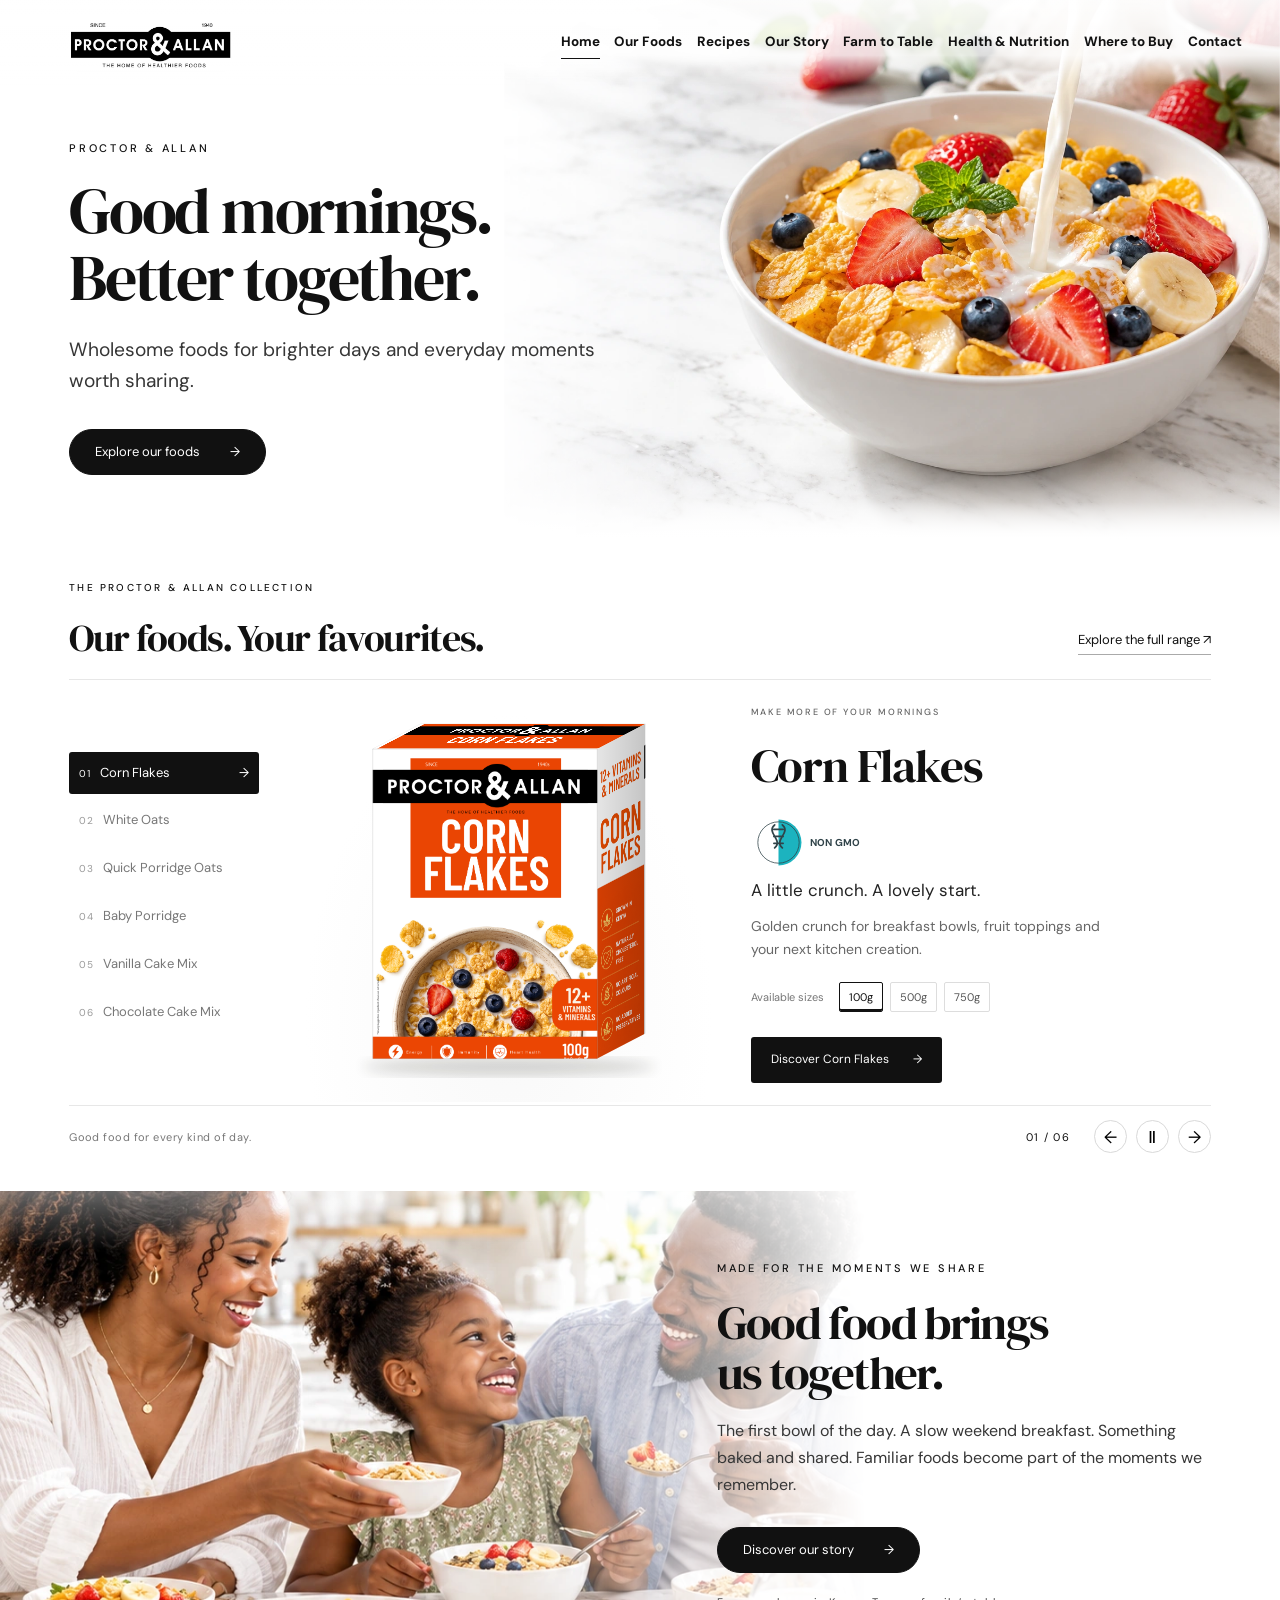
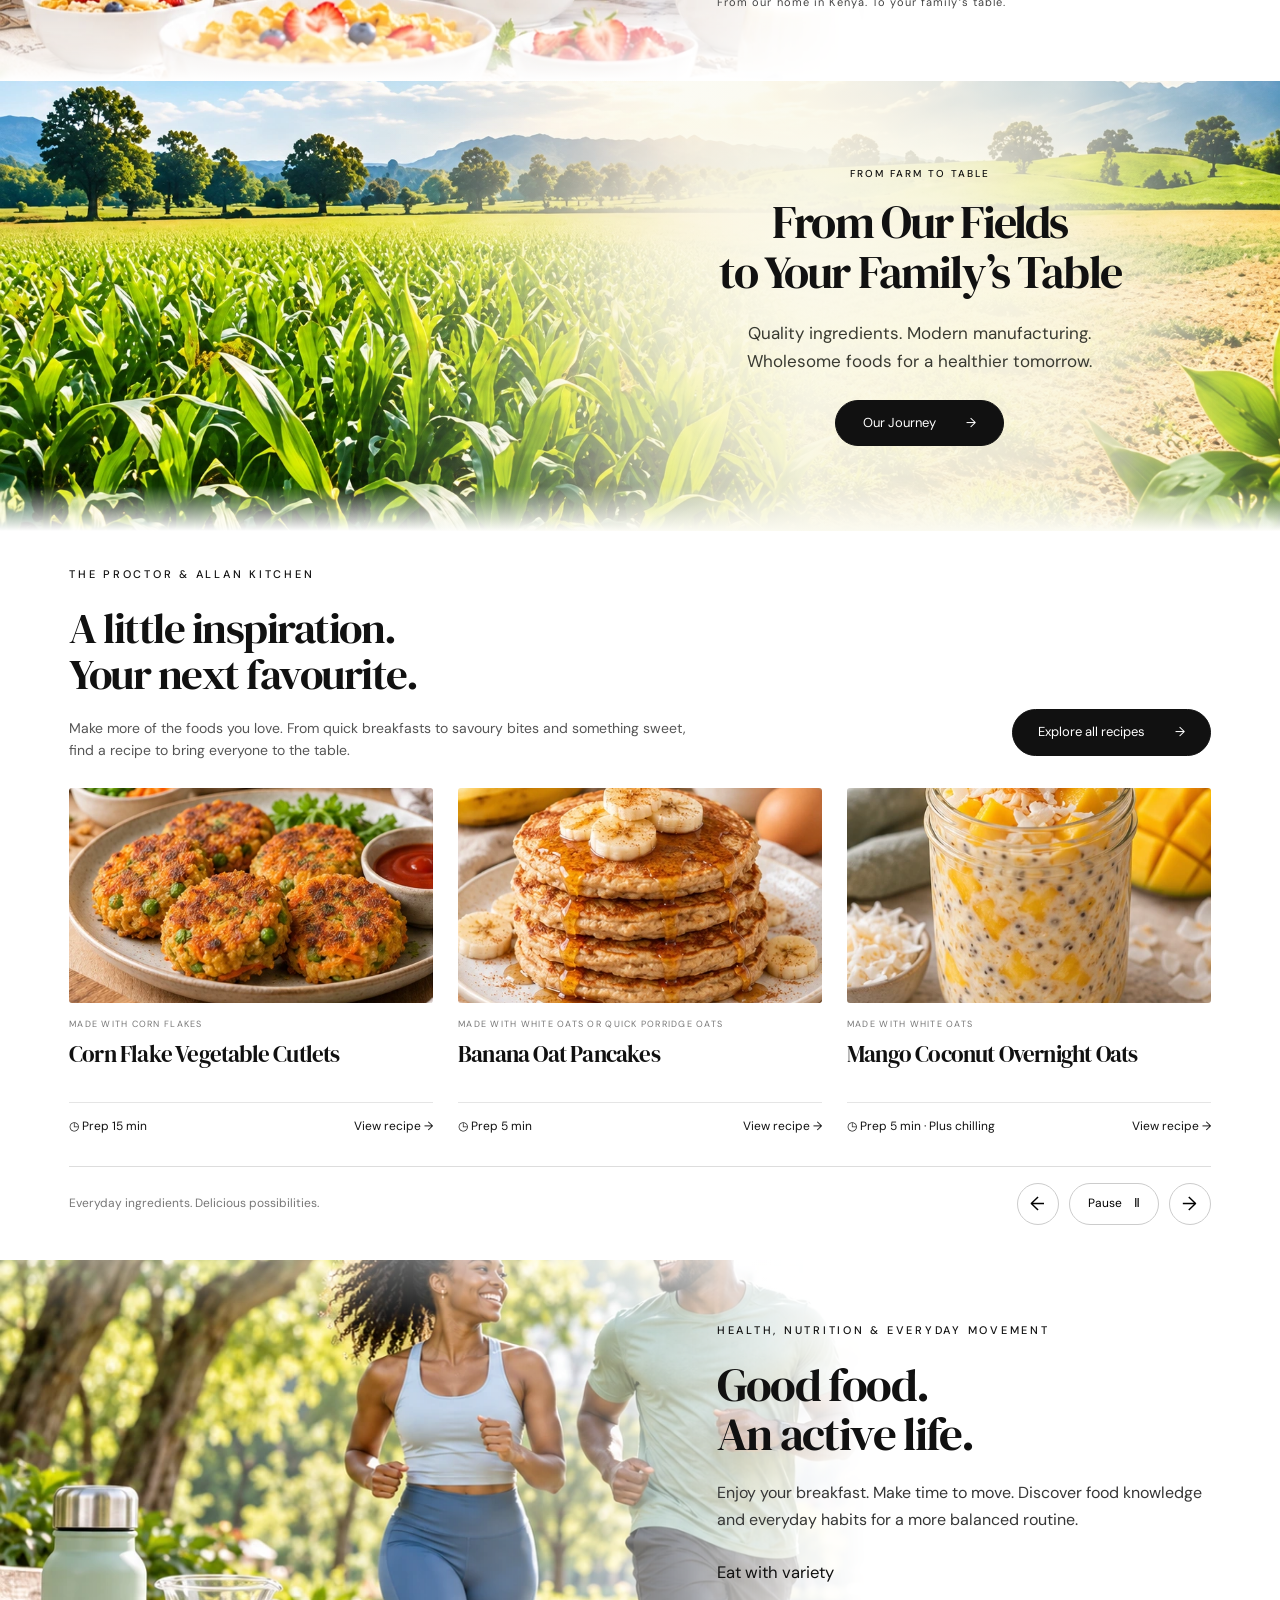
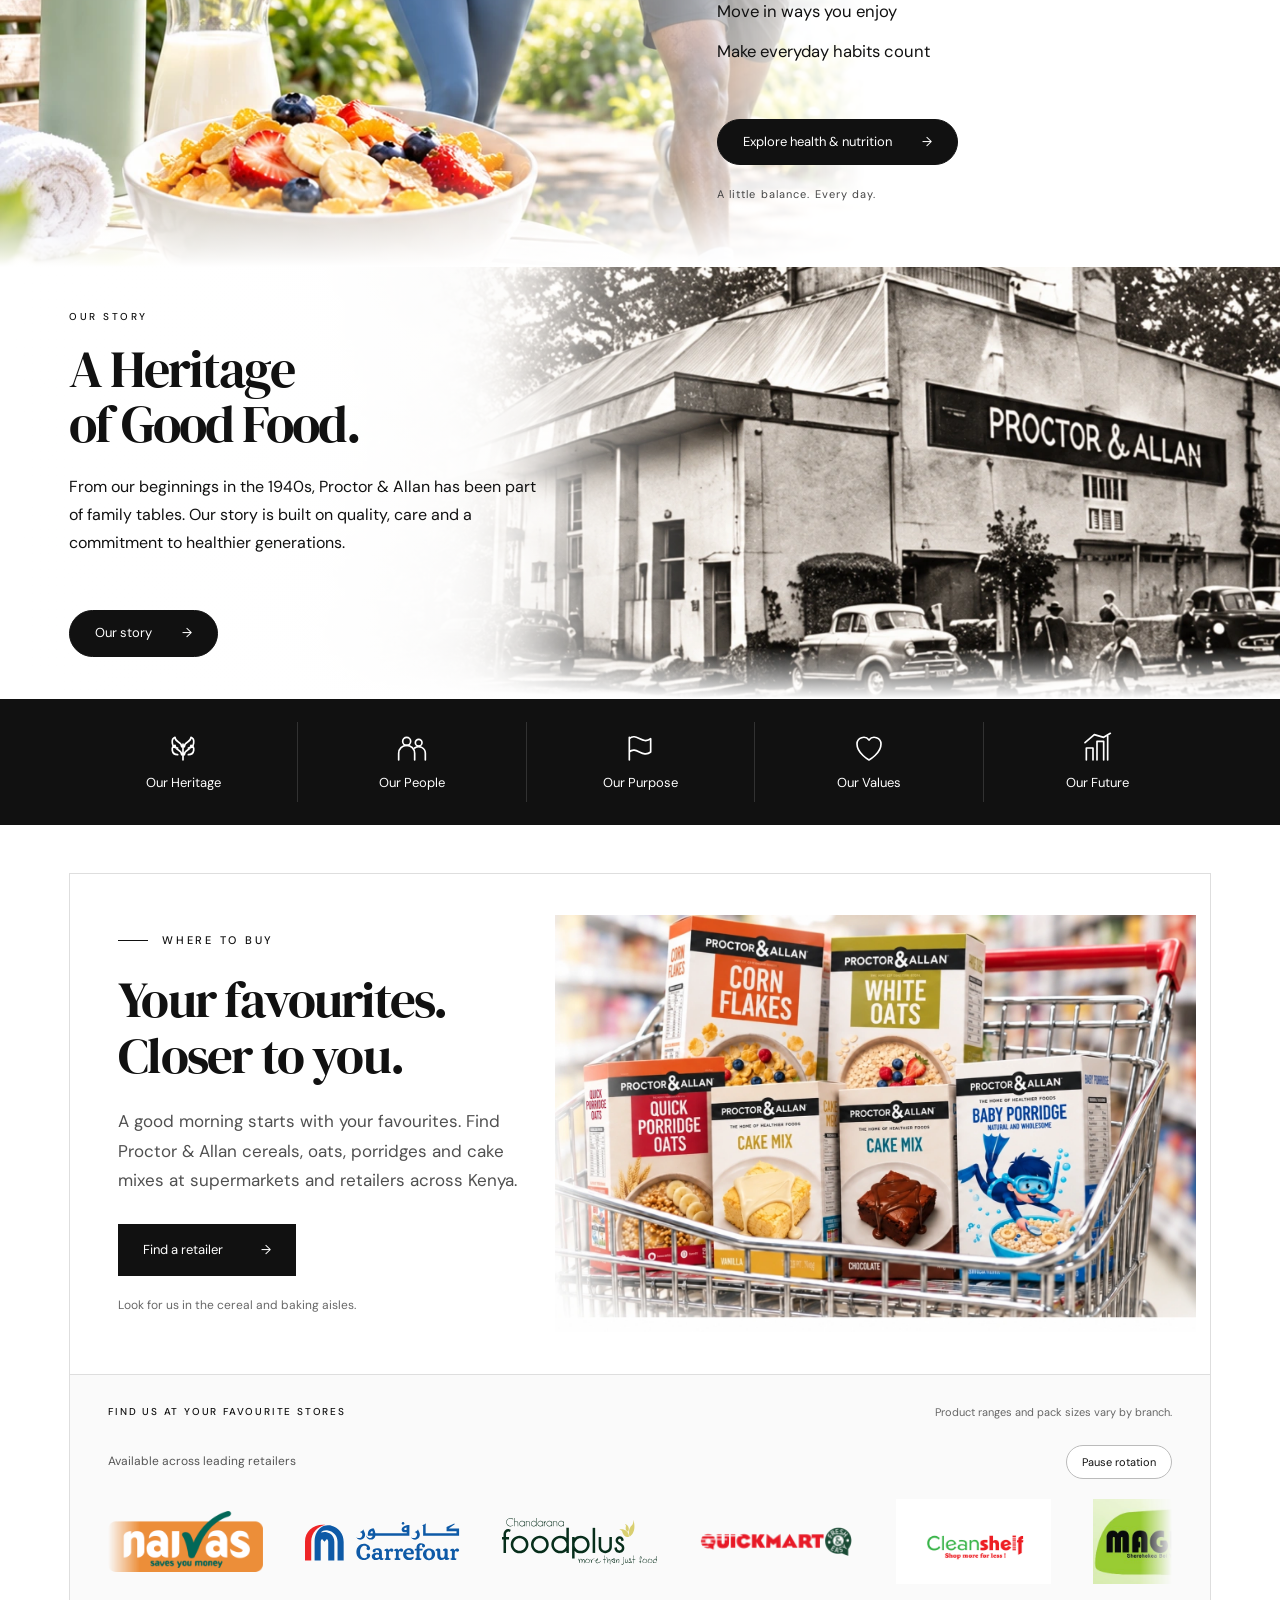
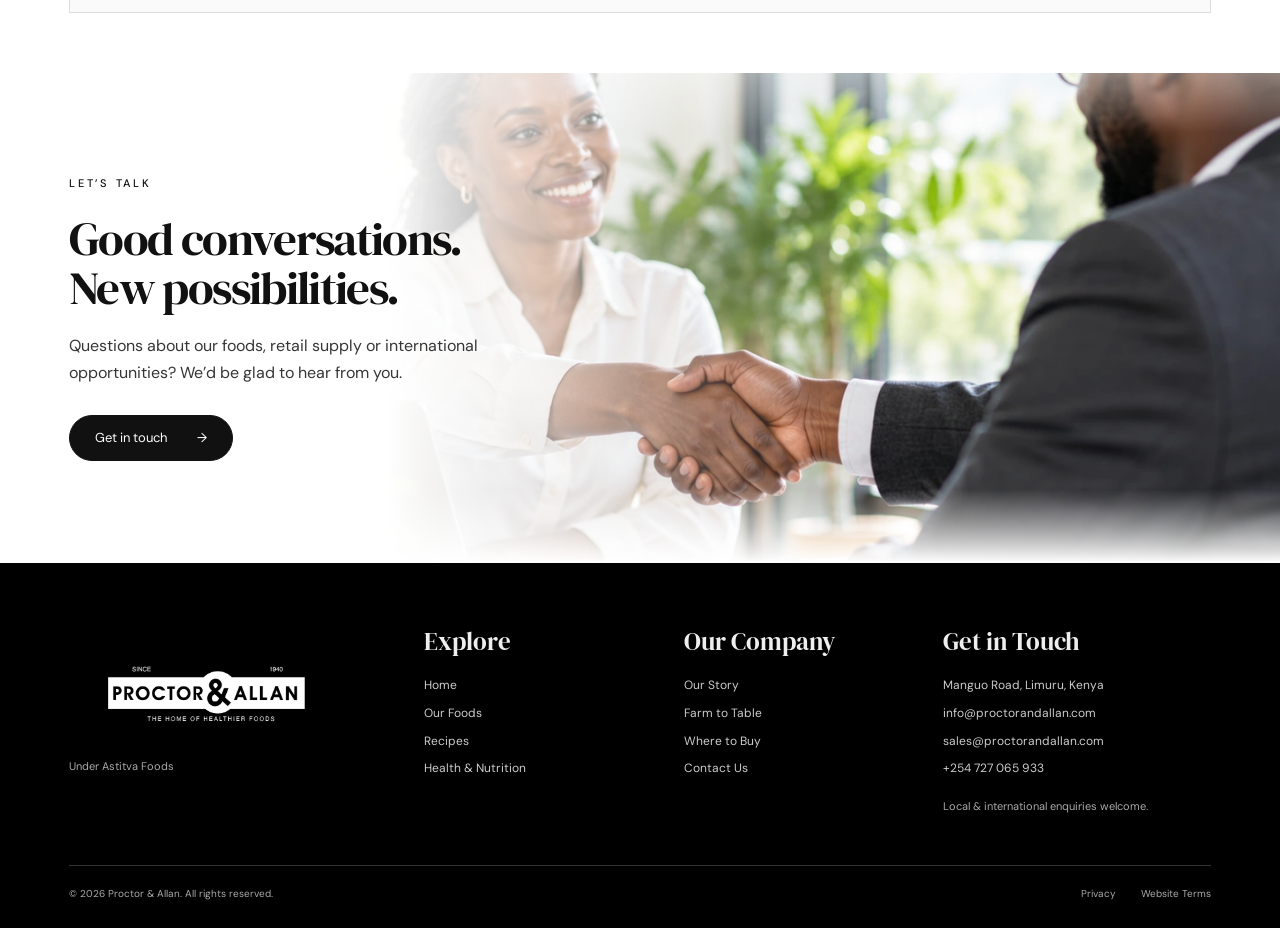
<file: index.html>
<!doctype html><html lang="en"><head><meta charset="utf-8"><meta name="viewport" content="width=device-width,initial-scale=1"><meta name="theme-color" content="#ffffff"><meta name="description" content="Discover Proctor & Allan cereals, oats, porridges and cake mixes. A Kenyan food story continuing under Astitva Foods."><title>Proctor & Allan — Good food. Brighter days.</title><link rel="preconnect" href="https://fonts.googleapis.com"><link rel="preconnect" href="https://fonts.gstatic.com" crossorigin><link href="https://fonts.googleapis.com/css2?family=DM+Sans:wght@400;500;600;700&family=DM+Serif+Display:ital@0;1&display=swap" rel="stylesheet"><link rel="stylesheet" href="./site.css"><script defer src="./site.js"></script></head><body><a class="skip" href="#main">Skip to content</a><header id="header"><a class="logo" href="./" aria-label="Proctor and Allan home"><img src="./assets/approved/logo-complete.png" alt="Proctor & Allan"></a><button class="menu-toggle" aria-expanded="false" aria-controls="navigation">Menu ☰</button><nav id="navigation" aria-label="Main navigation"></nav></header><main id="main"><div class="loading" role="status">Welcome to Proctor & Allan.</div></main><footer id="footer"></footer><noscript>Please enable JavaScript to explore our products. Contact info@proctorandallan.com or +254 727 065 933.</noscript></body></html>
</file>
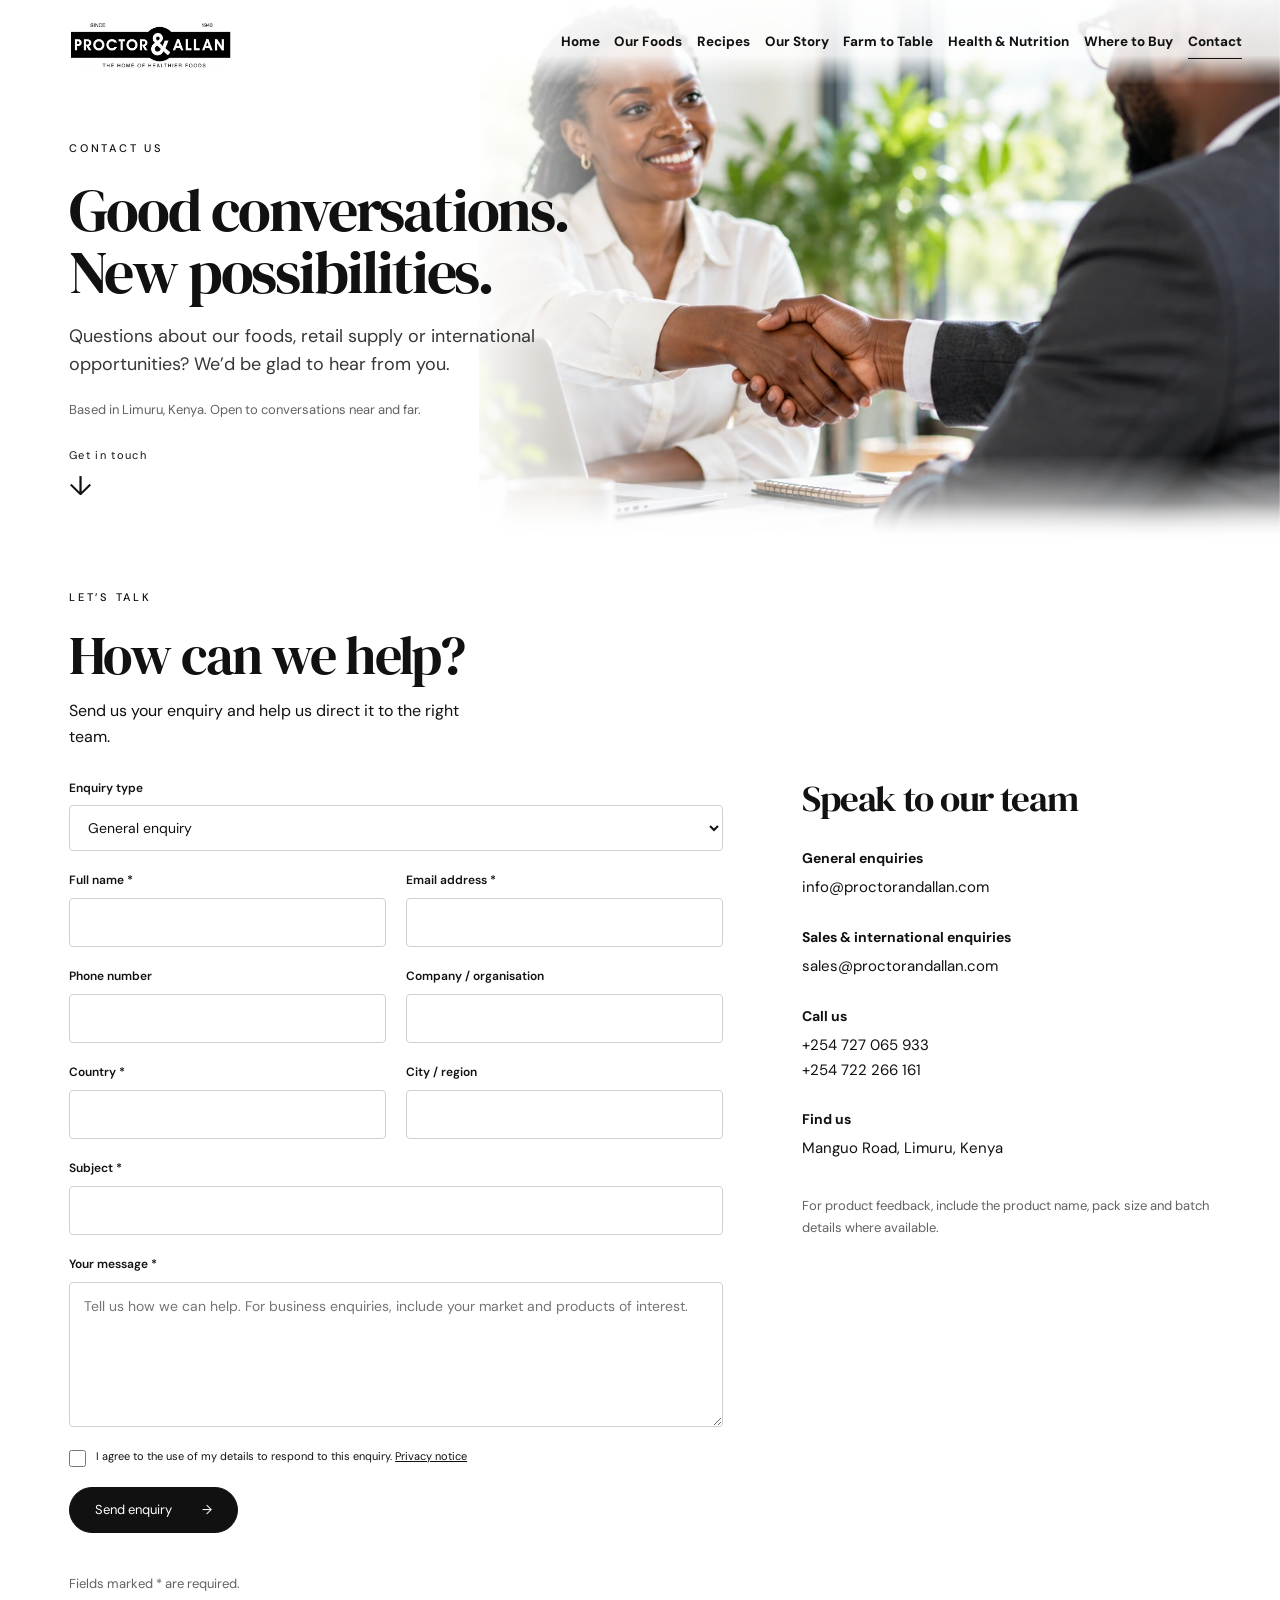
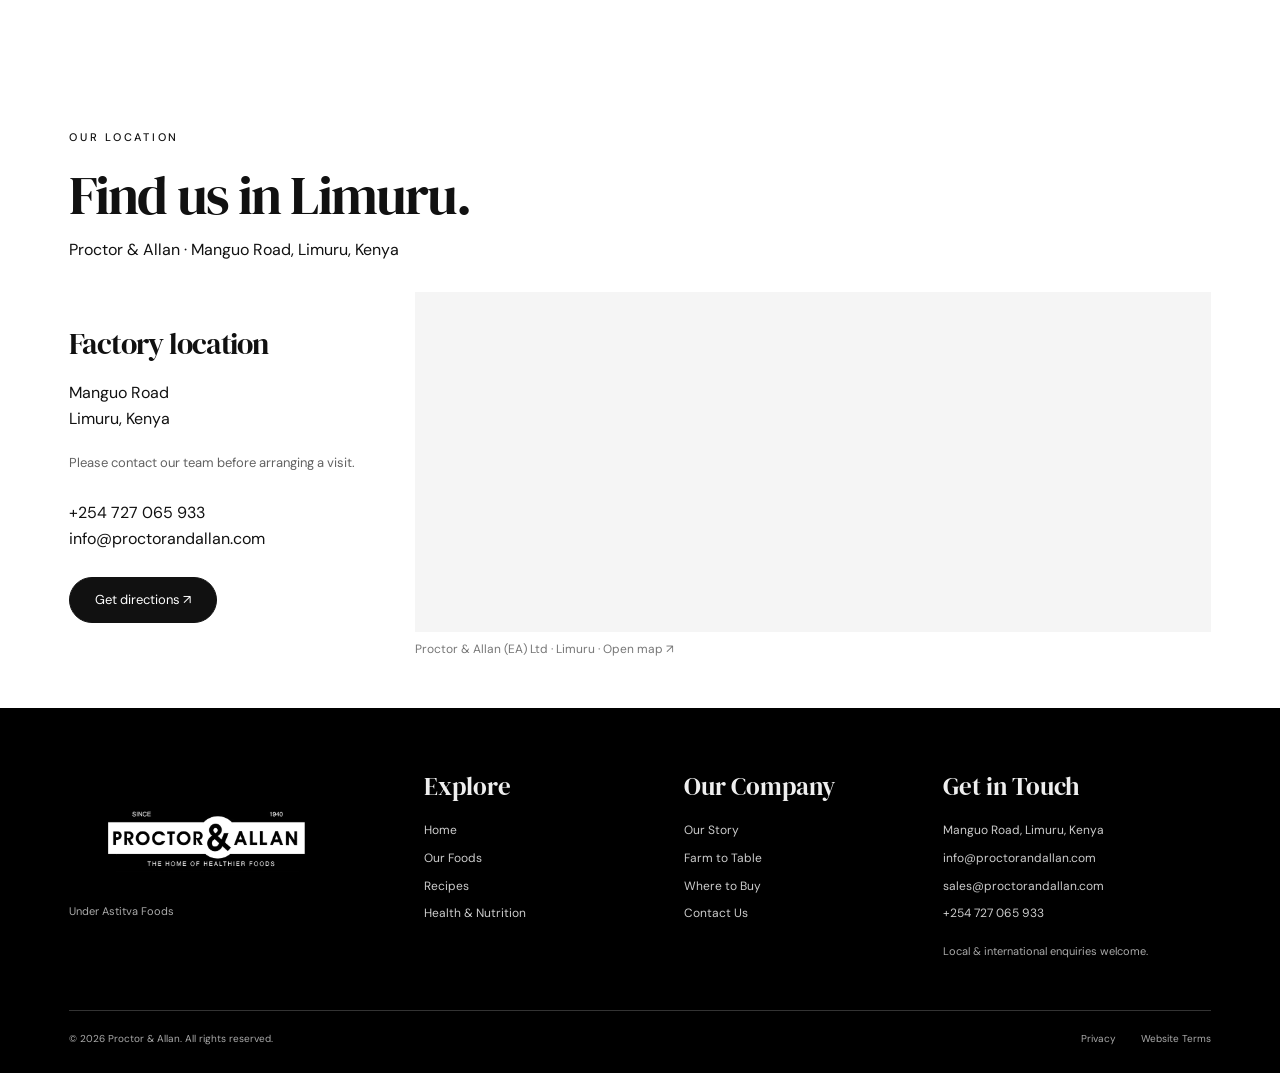
<file: contact/index.html>
<!doctype html><html lang="en"><head><meta charset="utf-8"><meta name="viewport" content="width=device-width,initial-scale=1"><meta name="theme-color" content="#ffffff"><meta name="description" content="Discover Proctor & Allan cereals, oats, porridges and cake mixes. A Kenyan food story continuing under Astitva Foods."><title>Proctor & Allan — Good food. Brighter days.</title><link rel="preconnect" href="https://fonts.googleapis.com"><link rel="preconnect" href="https://fonts.gstatic.com" crossorigin><link href="https://fonts.googleapis.com/css2?family=DM+Sans:wght@400;500;600;700&family=DM+Serif+Display:ital@0;1&display=swap" rel="stylesheet"><link rel="stylesheet" href="../site.css"><script defer src="../site.js"></script></head><body><a class="skip" href="#main">Skip to content</a><header id="header"><a class="logo" href="../" aria-label="Proctor and Allan home"><img src="../assets/approved/logo-complete.png" alt="Proctor & Allan"></a><button class="menu-toggle" aria-expanded="false" aria-controls="navigation">Menu ☰</button><nav id="navigation" aria-label="Main navigation"></nav></header><main id="main"><div class="loading" role="status">Welcome to Proctor & Allan.</div></main><footer id="footer"></footer><noscript>Please enable JavaScript to explore our products. Contact info@proctorandallan.com or +254 727 065 933.</noscript></body></html>
</file>
<file: site.css>
:root{--ink:#111;--muted:#626262;--serif:'DM Serif Display',Georgia,serif;--sans:'DM Sans',Arial,sans-serif}*{box-sizing:border-box}html{scroll-behavior:smooth;scroll-padding-top:100px}body{margin:0;background:#fff;color:var(--ink);font-family:var(--sans);font-size:16px;line-height:1.65}a{color:inherit;text-decoration:none}button,input,select,textarea{font:inherit;touch-action:manipulation}button{cursor:pointer}img{max-width:100%;display:block}h1,h2,h3,p,figure{margin:0}h1,h2,h3{font-family:var(--serif);font-weight:400;line-height:1.04;letter-spacing:-.035em}h1{font-size:clamp(46px,5.2vw,84px)}h2{font-size:clamp(36px,4.2vw,64px)}h3{font-size:30px}p{max-width:65ch}p+p{margin-top:18px}:focus-visible{outline:3px solid #59806a;outline-offset:5px}.skip{position:fixed;left:15px;top:-60px;background:#000;color:#fff;padding:12px;z-index:100}.skip:focus{top:10px}
header{height:96px;padding:20px 4.8%;position:fixed;inset:0 0 auto;display:flex;align-items:center;justify-content:space-between;gap:30px;z-index:30;background:linear-gradient(#fffffff5,#ffffffb0);transition:transform .45s ease,background .3s;backdrop-filter:blur(10px)}header.hidden{transform:translateY(-105%)}header.scrolled{background:#fffffff5}.logo{display:block;position:relative;overflow:hidden;width:258px;height:43px;flex-shrink:0}.logo img{position:absolute;max-width:none;width:111%;left:-5.5%;top:-65%;filter:invert(1)}nav{display:flex;gap:clamp(12px,1.3vw,24px);align-items:center}nav a{font-size:12px;white-space:nowrap;position:relative;padding:10px 0}nav a[aria-current=page]:after{content:'';position:absolute;bottom:3px;height:1px;background:#111;left:0;right:0}.menu-toggle{display:none;border:0;background:none;padding:10px;color:#111}main{min-height:60vh}.eyebrow{font:500 11px/1.5 var(--sans);letter-spacing:.25em;text-transform:uppercase;display:block;margin-bottom:22px}.lede{font-size:clamp(17px,1.5vw,21px);line-height:1.6;color:#363636;margin-top:24px}.muted,.note{color:var(--muted)}.note{font-size:13px;line-height:1.7;margin-top:20px}.btn{display:inline-flex;align-items:center;gap:30px;background:#111;color:#fff;border:1px solid #111;border-radius:40px;padding:13px 25px;font-size:13px;line-height:1.4;transition:background .25s,transform .25s}.btn:hover{background:#333;transform:translateY(-2px)}.btn.outline{background:white;color:#111}.text-link{display:inline-flex;gap:20px;align-items:center;font-size:13px;border-bottom:1px solid #999;padding-bottom:6px}.circle{display:inline-flex;width:34px;height:34px;border:1px solid #999;border-radius:50%;align-items:center;justify-content:center;font-size:20px;flex-shrink:0}
.hero{position:relative;min-height:clamp(610px,53vw,800px);display:flex;align-items:center;padding:160px 5.4% 100px;overflow:hidden;isolation:isolate}.hero-copy{position:relative;z-index:3;width:48%;max-width:720px}.hero-copy .lede{max-width:44ch}.hero-copy .btn{margin-top:32px}.hero-art{position:absolute;z-index:-1;right:0;top:96px;width:63%;height:calc(100% - 96px);overflow:hidden;mask-image:linear-gradient(to right,transparent,#000 22%);-webkit-mask-image:linear-gradient(to right,transparent,#000 22%)}.hero-art:after{content:'';position:absolute;inset:0;background:linear-gradient(0deg,white,transparent 16%)}.hero-art>.crop{height:100%;width:100%}.hero.home .hero-art{top:64px;height:calc(100% - 64px)}.hero.home h1{font-size:clamp(52px,5.7vw,90px)}.scroll-cue{display:flex;flex-direction:column;gap:14px;font-size:11px;letter-spacing:.12em;margin-top:45px;align-items:flex-start}.scroll-cue span{font-size:27px;line-height:1}.crop{position:relative;overflow:hidden;aspect-ratio:var(--ratio,1.5);background:#fff}.crop img{position:absolute;max-width:none;width:var(--iw);height:var(--ih);left:var(--ix);top:var(--iy);object-fit:fill}.fade-left{mask-image:linear-gradient(to right,transparent,#000 16%);-webkit-mask-image:linear-gradient(to right,transparent,#000 16%)}.fade-right{mask-image:linear-gradient(to left,transparent,#000 15%);-webkit-mask-image:linear-gradient(to left,transparent,#000 15%)}
.section{padding:85px 5.4%}.section-head{display:flex;align-items:flex-end;justify-content:space-between;gap:40px;margin-bottom:42px}.section-head p{max-width:430px;margin-top:20px}.section-head .text-link{white-space:nowrap}.split{display:grid;grid-template-columns:1fr 1fr;align-items:center;gap:3%;padding:50px 0}.split>.copy{padding:45px 10% 45px 7%}.split>.copy:first-child{padding-left:11%}.split .lede{font-size:18px}.split h2{font-size:clamp(36px,4vw,62px)}.split .btn,.split .text-link{margin-top:28px}.statements{display:grid;gap:25px;margin-top:34px}.statement h3{font-size:26px;letter-spacing:-.02em;margin-bottom:8px}.statement p{font-size:15px;line-height:1.65}.numbered{display:grid;grid-template-columns:32px 1fr;gap:16px}.numbered>b{font-weight:400;font-size:12px;padding-top:5px}
.range-grid{display:grid;grid-template-columns:repeat(5,minmax(0,1fr));gap:22px}.product-card{display:flex;flex-direction:column;min-width:0}.product-card .num{font-size:11px;letter-spacing:.1em;border-bottom:1px solid #dedede;padding-bottom:12px;margin-bottom:18px}.product-card h3{font-size:clamp(23px,2.2vw,34px);min-height:2.1em}.product-card p{font-size:13px;line-height:1.5;min-height:3.2em;margin:10px 0 0;max-width:25ch}.product-card>.crop{aspect-ratio:.74;margin:12px -6px 20px;transition:transform .5s}.product-card:hover>.crop{transform:translateY(-5px)}.card-foot{display:flex;justify-content:space-between;align-items:center;gap:10px;font-size:9px;text-transform:uppercase;letter-spacing:.09em;padding:10px 0}.filter-row{display:flex;flex-wrap:wrap;gap:10px;margin:28px 0 35px}.filter-row button{border:1px solid #ddd;border-radius:24px;background:white;color:#111;padding:9px 20px;font-size:12px}.filter-row button[aria-pressed=true]{background:#111;color:white;border-color:#111}.search{border:1px solid #ddd;border-radius:30px;padding:13px 20px;width:min(100%,440px);background:#fff}.catalogue-tools{display:flex;align-items:center;justify-content:space-between;gap:20px}.search-label{font-size:12px;display:flex;gap:10px;align-items:center}
.ingredient-grid{display:grid;grid-template-columns:repeat(3,1fr);gap:30px}.ingredient-grid h3{margin-bottom:25px}.ingredient-grid .crop{aspect-ratio:1.65;margin:0 -15px 25px}.ingredient-grid p{font-size:14px;max-width:32ch}.recipe-grid{display:grid;grid-template-columns:repeat(4,minmax(0,1fr));gap:38px 24px}.recipe-card .crop{aspect-ratio:1.36;margin-bottom:15px}.recipe-card h3{font-size:23px;letter-spacing:-.02em;line-height:1.16}.recipe-title{display:flex;gap:10px;justify-content:space-between;align-items:flex-start}.recipe-title .circle{width:27px;height:27px;font-size:16px}.meta{font-size:12px;color:#666;margin-top:8px}.recipe-card time{display:block;font-size:12px;color:#555;margin-top:10px}.recipe-card:hover img,.article-card:hover img{filter:brightness(1.035)}.article-grid{display:grid;grid-template-columns:repeat(2,minmax(0,1fr));gap:60px 36px}.article-card .crop{aspect-ratio:1.78;margin-bottom:22px}.article-card h3{font-size:31px;margin-bottom:14px}.article-card p{font-size:14px;max-width:50ch}.article-card .text-link{margin-top:16px}.centre{text-align:center}.centre p{margin-left:auto;margin-right:auto}
.timeline{display:grid;grid-template-columns:repeat(4,1fr);margin-top:60px}.milestone{position:relative;padding:35px 25px 0 0;border-top:1px solid #111}.milestone:before{content:'';width:10px;height:10px;border-radius:50%;background:#111;position:absolute;top:-6px;left:0}.milestone .date{font:46px/1.1 var(--serif);letter-spacing:-.03em}.milestone h3{font:600 17px/1.5 var(--sans);letter-spacing:0;margin:15px 0}.milestone p{font-size:14px}.timeline-source{font-size:11px;color:#777;margin-top:35px}.grain-tail{height:130px;overflow:hidden;margin-top:25px;mask-image:linear-gradient(transparent,#000 35%)}.grain-tail .crop{height:100%}.retailers{display:grid;grid-template-columns:repeat(4,1fr);align-items:center;gap:7%;padding:65px 0 70px}.retailers img{max-height:80px;width:100%;object-fit:contain}.retailers img:last-child{max-height:55px}.retail-note h3{font:400 24px/1.5 var(--sans);letter-spacing:0}
.contact-layout{display:grid;grid-template-columns:1.6fr 1fr;gap:7%;margin-top:40px}.contact-form{display:grid;gap:20px}.field-row{display:grid;grid-template-columns:1fr 1fr;gap:20px}label{display:block;font-size:12px;font-weight:600}input,select,textarea{display:block;width:100%;background:white;color:#111;border:1px solid #cfcfcf;border-radius:4px;padding:12px 14px;margin-top:7px;font-size:14px;font-weight:400}textarea{resize:vertical;min-height:145px}.contact-form .btn{justify-self:start}.consent{display:flex;gap:10px;align-items:flex-start;font-size:11px;font-weight:400}.consent input{width:17px;height:17px;flex-shrink:0;margin:3px 0 0}.consent a{text-decoration:underline}.contact-info h3{font-size:37px;margin-bottom:30px}.contact-info dl{margin:0;display:grid;gap:26px}.contact-info dt{font-size:14px;font-weight:700;margin-bottom:5px}.contact-info dd{margin:0;font-size:15px;overflow-wrap:anywhere}.contact-info dd a{display:block}.contact-info .note{margin-top:34px}.map-layout{display:grid;grid-template-columns:1fr 2.6fr;gap:40px;align-items:center;margin-top:40px}.map-layout h3{margin-bottom:20px}.map-layout iframe{width:100%;height:440px;border:0;background:#f5f5f5}.map-layout .btn{margin-top:25px}.caption{font-size:12px;color:#777}.map-layout .contacts{margin-top:25px}
.detail-page{padding-top:145px}.breadcrumb{font-size:11px;color:#666;margin-bottom:35px}.breadcrumb a{text-decoration:underline;text-underline-offset:3px}.product-overview{display:grid;grid-template-columns:1fr 1fr;gap:7%;align-items:center}.product-overview .pack{width:100%;height:420px;object-fit:contain}.product-overview h1{font-size:64px}.sizes{display:flex;gap:10px;margin:24px 0}.size{border:1px solid #ddd;border-radius:7px;padding:9px 20px;font-size:13px;background:white}.size[aria-pressed=true]{border-color:#111}.tabs{display:flex;gap:25px;overflow-x:auto;border-bottom:1px solid #ddd;margin:60px 0 35px}.tabs button{background:none;border:0;white-space:nowrap;padding:13px 0;color:#555;font-size:13px;position:relative}.tabs button[aria-selected=true]{color:#111;border-bottom:2px solid #111}.tab-content{min-height:260px;max-width:1000px}.tab-content h2{font-size:36px;margin-bottom:20px}.tab-content h3{font-size:24px;margin:25px 0 12px}.nutrition-table{width:100%;border-collapse:collapse;max-width:760px;margin:25px 0}.nutrition-table th,.nutrition-table td{text-align:left;padding:13px 18px;border-bottom:1px solid #e4e4e4;font-size:14px}.nutrition-table thead th{background:#f6f6f6;font-size:12px}.nutrition-table td:last-child,.nutrition-table thead th:last-child{text-align:right;font-variant-numeric:tabular-nums}.nutrition-table caption{text-align:left;margin-bottom:12px;font-size:13px}.empty-image{height:320px;display:flex;align-items:center;justify-content:center;background:linear-gradient(#fff,#f8f8f6);font:38px var(--serif);text-align:center;padding:30px}.extra-product{margin-top:30px;display:flex;justify-content:space-between;align-items:center;padding:25px 0;gap:20px}.recipe-detail{display:grid;grid-template-columns:1fr 1fr;gap:6%;align-items:start}.recipe-detail .crop{position:sticky;top:110px;aspect-ratio:.85}.recipe-detail h1{font-size:58px}.recipe-detail h2{font-size:29px;margin:35px 0 18px}.recipe-detail ul,.recipe-detail ol{padding-left:22px}.recipe-detail li{margin:10px 0;font-size:15px}.recipe-detail .meta{font-size:13px;margin:25px 0}.article-body{max-width:800px;margin:0 auto}.article-body h1{font-size:65px}.article-body .crop{margin:40px 0;aspect-ratio:1.78}.article-body h2{font-size:32px;margin:35px 0 15px}.article-body a{text-decoration:underline}.alert{padding:20px 0;font-size:15px;max-width:700px}.print-button{background:none;border:0;font-size:12px;text-decoration:underline;margin-top:25px}.loading{padding:200px 6%;font:30px var(--serif)}
footer{background:#000;color:#eee;padding:65px 5.4% 25px}.footer-main{display:grid;grid-template-columns:1.5fr 1fr 1fr 1.4fr;gap:6%;padding-bottom:50px}.footer-main .logo{width:270px;max-width:100%;height:46px;margin-top:15px}.footer-main .logo img{filter:none}.footer-main h3{font-size:25px;margin-bottom:22px;letter-spacing:0}.footer-main a:not(.logo){display:block;font-size:12px;color:#ccc;margin:8px 0;overflow-wrap:anywhere}.footer-main p{font-size:11px;color:#aaa;margin-top:18px}.tagline{font-size:7px!important;letter-spacing:.23em;white-space:nowrap;margin-top:10px!important}.footer-legal{border-top:1px solid #333;padding-top:20px;display:flex;justify-content:space-between;gap:20px;font-size:10px;color:#aaa}.footer-legal div{display:flex;gap:25px}.reveal{animation:appear .8s ease both}@keyframes appear{from{opacity:0;transform:translateY(14px)}to{opacity:1;transform:none}}.no-results{padding:40px 0}
@media(max-width:1180px){header{height:85px;padding:15px 4%;gap:20px}.logo{width:220px;height:38px}nav{gap:13px}nav a{font-size:10px}.hero-art{top:85px;height:calc(100% - 85px)}.range-grid{gap:14px}.product-card h3{font-size:25px}.product-card p{font-size:12px}.footer-main{gap:4%}.recipe-grid{grid-template-columns:repeat(3,1fr)}}
@media(max-width:900px){header{height:78px}.menu-toggle{display:block}.logo{width:230px;height:39px}nav{display:none;position:absolute;top:78px;left:0;right:0;background:#fffffff9;backdrop-filter:blur(12px);padding:25px 6%;box-shadow:0 10px 15px #00000008}nav.open{display:grid;grid-template-columns:1fr 1fr;gap:5px 25px}nav a{font-size:15px;padding:12px 0}header.menu-open{transform:none}.hero{padding-top:130px;min-height:630px}.hero-copy{width:53%}.hero-art{width:66%;top:78px;height:calc(100% - 78px)}.hero h1,.hero.home h1{font-size:58px}.range-grid{grid-template-columns:repeat(3,1fr);gap:35px 20px}.product-card h3{font-size:28px}.product-card>.crop{aspect-ratio:.85}.split{gap:0}.split>.copy{padding:30px 9%}.split h2{font-size:42px}.statement h3{font-size:23px}.statement p{font-size:13px}.section{padding:65px 5%}.contact-layout{grid-template-columns:1.3fr 1fr;gap:5%}.footer-main{grid-template-columns:1.4fr 1fr;gap:40px}.recipe-detail h1,.product-overview h1{font-size:48px}.milestone .date{font-size:38px}.milestone{padding-right:15px}.milestone h3{font-size:14px}.milestone p{font-size:12px}}
@media(max-width:620px){body{font-size:15px}header{padding:15px 6%;height:75px}.logo{width:215px;height:36px}nav{top:75px}.hero{flex-direction:column;align-items:stretch;padding:118px 6% 0;min-height:0;gap:25px}.hero-copy{width:100%;max-width:none}.hero h1,.hero.home h1{font-size:49px}.hero .eyebrow{margin-bottom:18px}.hero .lede{font-size:16px;margin-top:20px;max-width:100%}.hero-art,.hero.home .hero-art{position:relative;right:auto;top:auto;width:calc(100% + 13.6%);margin-left:-6.8%;height:310px;min-height:310px;z-index:0;mask-image:linear-gradient(to bottom,transparent,#000 10%,#000 85%,transparent);-webkit-mask-image:linear-gradient(to bottom,transparent,#000 10%,#000 85%,transparent)}.hero.home .hero-art{height:350px;min-height:350px}.hero-art:after{display:none}.scroll-cue{margin-top:25px;font-size:10px;flex-direction:row;align-items:center}.hero-copy .btn{margin-top:24px}.section{padding:48px 6%}.section-head{display:block;margin-bottom:30px}.section-head .text-link{margin-top:22px}.eyebrow{font-size:10px}h2{font-size:39px}.range-grid{grid-template-columns:repeat(2,minmax(0,1fr));gap:30px 17px}.product-card h3{font-size:25px;min-height:2.1em}.product-card p{font-size:12px;min-height:4em}.product-card>.crop{aspect-ratio:.76;margin:0 -6px 7px}.card-foot{font-size:8px;letter-spacing:0}.product-card .circle{width:27px;height:27px}.product-card:last-child{grid-column:1 / -1;width:65%;justify-self:center}.split{grid-template-columns:1fr;gap:0;padding:20px 0}.split>.copy,.split>.copy:first-child{padding:30px 6%}.split .crop{aspect-ratio:1.22}.split h2{font-size:42px}.split .lede{font-size:16px}.statements{gap:24px;margin-top:30px}.statement p{font-size:14px}.ingredient-grid{gap:30px;grid-template-columns:1fr}.ingredient-grid h3{font-size:29px;margin-bottom:15px}.ingredient-grid .crop{aspect-ratio:2;margin-bottom:15px}.ingredient-grid p{max-width:none}.recipe-grid{grid-template-columns:repeat(2,minmax(0,1fr));gap:30px 15px}.recipe-card .crop{aspect-ratio:1.1}.recipe-card h3{font-size:22px}.recipe-title .circle{display:none}.recipe-card .meta,.recipe-card time{font-size:11px}.filter-row{gap:8px;margin:20px 0 28px}.filter-row button{padding:8px 14px;font-size:11px}.catalogue-tools{display:block}.search-label{margin-top:20px;display:block}.search{width:100%;margin-top:8px}.article-grid{grid-template-columns:1fr;gap:40px}.article-card h3{font-size:28px}.timeline{grid-template-columns:1fr;margin-left:7px;border-left:1px solid #111}.milestone{border-top:0;padding:0 0 35px 30px}.milestone:before{top:14px;left:-5px}.milestone .date{font-size:44px}.milestone h3{font-size:17px;margin:10px 0}.milestone p{font-size:14px}.grain-tail{height:100px}.retailers{grid-template-columns:1fr 1fr;gap:40px 12%;padding:40px 0 45px}.retailers img{height:65px}.retailers img:last-child{height:45px}.retail-note h3{font-size:21px}.contact-layout{grid-template-columns:1fr;gap:55px}.contact-form{gap:18px}.field-row{gap:15px}.contact-info h3{font-size:34px}.map-layout{grid-template-columns:1fr;gap:30px}.map-layout iframe{height:340px}.product-overview{grid-template-columns:1fr;gap:30px}.product-overview .pack{height:310px}.detail-page{padding-top:115px}.product-overview h1{font-size:48px}.tabs{gap:23px;margin-top:40px}.tab-content h2{font-size:32px}.nutrition-table th,.nutrition-table td{padding:12px 8px;font-size:13px}.recipe-detail{grid-template-columns:1fr;gap:35px}.recipe-detail .crop{position:relative;top:auto;aspect-ratio:1.2}.recipe-detail h1{font-size:45px}.article-body h1{font-size:46px}.extra-product{align-items:flex-start}.extra-product h3{font-size:27px}.extra-product .text-link{font-size:11px;white-space:nowrap}.footer-main{grid-template-columns:1fr 1fr;gap:35px 25px}.footer-main>div:first-child,.footer-main>div:last-child{grid-column:1 / -1}.footer-main .logo{width:260px;height:44px;margin-top:0}.footer-main h3{font-size:26px}.footer-main a:not(.logo){font-size:13px}.footer-main p{font-size:12px}footer{padding:48px 6% 25px}.footer-main{padding-bottom:35px}.footer-legal{display:block;font-size:10px}.footer-legal div{margin-top:17px;gap:25px}.note{font-size:12px}}
@media(prefers-reduced-motion:reduce){html{scroll-behavior:auto}*,*:before,*:after{animation:none!important;transition:none!important}}@media print{header,footer,.print-button,.btn,.breadcrumb{display:none}.detail-page{padding-top:0}.recipe-detail{display:block}.recipe-detail>.crop{display:none}body{font-size:12pt}}

/* The navigation overlays the hero without a separate painted strip. */
header,header.scrolled{background:transparent;backdrop-filter:none;-webkit-backdrop-filter:none;box-shadow:none}
header .logo{mix-blend-mode:multiply}
@media(min-width:621px){.hero .hero-art,.hero.home .hero-art{top:0;height:100%}}
/* Match the approved editorial proportions: preserve subjects, compact whitespace. */
.section{padding-top:56px;padding-bottom:56px}
.section-head{margin-bottom:30px}
.hero{min-height:clamp(530px,45vw,720px);padding-top:130px;padding-bottom:65px}
.hero-copy .lede{max-width:42ch}
.hero-art{width:64%}
.split{gap:0;padding:26px 0}
.split.image-left{grid-template-columns:var(--art-share) minmax(0,1fr)}
.split.image-right{grid-template-columns:minmax(0,1fr) var(--art-share)}
.split>.crop{aspect-ratio:var(--native-ratio);height:auto;max-height:640px}
.split>.copy,.split>.copy:first-child{padding:30px 8%}
.split.image-right>.copy:first-child{padding-left:13%}
.split h2{font-size:clamp(39px,4.6vw,70px)}
.split .lede{font-size:clamp(16px,1.45vw,21px);line-height:1.6}
.split .statements:empty{display:none}
.split.image-family>.crop,.split.image-home-nutrition>.crop,.split.image-farmer>.crop,.split.image-quality>.crop{mask-image:none;-webkit-mask-image:none}
.everyday-habits{list-style:none;padding:0;margin:26px 0}
.everyday-habits li{font-size:clamp(15px,1.3vw,19px);padding:10px 0}
.feature-caption{font-size:11px;letter-spacing:.10em;line-height:1.8;color:#444;margin-top:34px}
.product-card>.crop{aspect-ratio:var(--native-ratio);margin:10px -6px 14px}
.product-card h3{min-height:2em}
.product-card p{min-height:3em}
.card-foot{padding-top:5px}
.ingredient-grid .crop{aspect-ratio:var(--native-ratio)}
.home-retailers{padding-top:0;padding-bottom:20px}
.home-retailers .retailers{padding-top:20px;padding-bottom:20px}
.home-heritage{display:grid;grid-template-columns:48% 52%;align-items:center;padding:35px 5.4%;gap:2%}
.home-heritage .copy{padding:20px 6% 20px 0}
.home-heritage h2{font-size:clamp(39px,4.6vw,70px)}
.home-heritage .btn{margin-top:28px}
.heritage-route{position:relative;padding:12px 0 145px 4%;min-height:450px}
.heritage-era strong{font:48px/1.1 var(--serif);letter-spacing:-.04em}
.heritage-era p{font-size:14px;margin-top:6px}
.heritage-places{font:clamp(24px,2.6vw,39px)/1.3 var(--serif);letter-spacing:-.04em;margin:30px 0 25px 8%;padding-top:15px}
.heritage-places small{display:block;font:14px/1.8 var(--sans);letter-spacing:0;margin-top:10px}
.heritage-era.present{margin-left:48%}
.heritage-grains{position:absolute;bottom:0;left:0;right:0;height:150px!important;mask-image:linear-gradient(transparent,#000 20%);-webkit-mask-image:linear-gradient(transparent,#000 20%)}
.statements{gap:22px;margin-top:28px}
@media(min-width:1500px){.split>.crop{max-height:700px}.split .copy{max-width:760px}.hero{min-height:680px}}
@media(min-width:621px) and (max-width:1000px){.hero{min-height:540px}.hero-copy{width:49%}.hero h1,.hero.home h1{font-size:clamp(42px,5.4vw,58px)}.split h2{font-size:clamp(35px,4.6vw,46px)}.split>.copy,.split>.copy:first-child{padding:20px 7%}.statement h3{font-size:22px}.statement p{font-size:13px}.split>.crop{max-height:560px}.feature-caption{margin-top:23px}.home-heritage{grid-template-columns:1fr 1fr}.heritage-places{font-size:25px}.heritage-era strong{font-size:40px}.heritage-era.present{margin-left:32%}}
@media(max-width:620px){.hero{min-height:0;padding:110px 6% 0}.hero-copy{width:100%}.hero-art,.hero.home .hero-art{height:auto;min-height:0;aspect-ratio:var(--hero-ratio);mask-image:linear-gradient(to bottom,transparent,#000 5%,#000 92%,transparent);-webkit-mask-image:linear-gradient(to bottom,transparent,#000 5%,#000 92%,transparent)}.hero-art>.crop{height:100%;width:100%}.hero-copy .lede{max-width:100%}.section{padding:38px 6%}.split,.split.image-left,.split.image-right{display:flex;flex-direction:column;padding:16px 0;gap:0}.split>.copy,.split>.copy:first-child,.split.image-right>.copy:first-child{width:100%;padding:25px 6%}.split>.crop{width:100%;height:auto;aspect-ratio:var(--native-ratio);max-height:none}.split.image-right>.copy{order:1}.split.image-right>.crop{order:0}.split h2{font-size:40px}.split .lede{font-size:16px}.split .statements{gap:22px}.everyday-habits{margin:20px 0}.everyday-habits li{padding:8px 0}.feature-caption{margin-top:23px}.home-heritage{grid-template-columns:1fr;padding:28px 6%;gap:20px}.home-heritage .copy{padding:0}.home-heritage h2{font-size:40px}.heritage-route{min-height:410px;padding-left:0}.heritage-places{font-size:29px;margin-left:3%}.heritage-era.present{margin-left:40%}.heritage-era strong{font-size:44px}.product-card>.crop{aspect-ratio:var(--native-ratio);margin-bottom:10px}.product-card h3{min-height:2.1em}.product-card p{min-height:4em}.home-retailers{padding-top:0;padding-bottom:12px}.home-retailers .retailers{padding:15px 0}}

.home-heritage{grid-template-columns:minmax(0,46fr) minmax(0,52fr)} .image-home-nutrition .everyday-habits{margin:20px 0}.image-home-nutrition .everyday-habits li{padding:6px 0}.image-home-nutrition .feature-caption{margin-top:22px}@media(max-width:620px){.home-heritage{grid-template-columns:1fr}}

html,body{overflow-x:clip}.hero-art .crop:after{content:'';position:absolute;inset:0;background:linear-gradient(to top,#fff,transparent 7%);pointer-events:none}@media(min-width:621px){.hero-art{mask-image:linear-gradient(to right,transparent,#000 28%);-webkit-mask-image:linear-gradient(to right,transparent,#000 28%)}}

/* Supplied approved homepage compositions, displayed in full without cropping. */
.approved-home-desktop section{position:relative;width:100%;margin:0;padding:0;line-height:0}
.approved-home-desktop img{width:100%;height:auto;max-width:none;display:block}
.approved-hotspot{position:absolute;display:block;border-radius:999px;line-height:normal}
.approved-hotspot:hover{box-shadow:0 0 0 2px #555; background:#ffffff0a}
.approved-hotspot:focus-visible{outline:3px solid #59806a;outline-offset:5px}
.nutrition-hotspot{left:66.4%;top:74%;width:21.8%;height:6.2%}
.story-hotspot{left:4.9%;top:63.5%;width:18.1%;height:7%}
.approved-home-mobile{display:none}
@media(max-width:620px){.approved-home-desktop{display:none}.approved-home-mobile{display:block}}

/* Restore the supplied full-width farm composition without re-cropping. */
.approved-field-desktop{position:relative;width:100%;margin:0;padding:0;line-height:0}.approved-field-desktop>img{display:block;width:100%;height:auto;max-width:none}.field-hotspot{left:5.6%;top:56.5%;width:19%;height:6.2%}.approved-field-mobile{display:none}@media(max-width:620px){.approved-field-desktop{display:none}.approved-field-mobile{display:block}}

.approved-panel-desktop{position:relative;width:100%;margin:0;padding:0;line-height:0}.approved-panel-desktop>img{width:100%;height:auto;display:block;max-width:none}.family-hotspot{left:66.2%;top:54.5%;width:17.8%;height:6.2%}.recipe-all-hotspot{left:63%;top:25.4%;width:17.2%;height:6.1%}.recipe-item-hotspot{top:83%;height:11%;width:31%}.recipe-item-0{left:3%}.recipe-item-1{left:35%}.recipe-item-2{left:67%}.approved-panel-mobile{display:none}@media(max-width:620px){.approved-panel-desktop{display:none}.approved-panel-mobile{display:block}}

/* Original approved compositions, proportionally scaled as one scene. */
.restored-slide{position:relative;width:100%;line-height:0;margin:0;padding:0}.restored-slide>img{display:block;width:100%;height:auto;max-width:none}.restored-mobile{display:none}.restored-foods-hero>img{clip-path:inset(13% 0 0)}.restored-foods-link{left:5.4%;top:62%;width:17.5%;height:6.5%}.restored-journey-link{left:72%;top:80%;width:19%;height:8%}@media(max-width:620px){.restored-slide{display:none}.restored-mobile{display:block}}

/* Reserve approved slide space before deferred images arrive. */
.approved-panel-desktop>img{aspect-ratio:1585/992}.restored-foods-hero>img{aspect-ratio:1586/992}.restored-pancakes>img{aspect-ratio:1681/936}.restored-chapter>img{aspect-ratio:1729/910}.restored-timeline-approved>img{aspect-ratio:1672/941}.restored-journey-home-approved>img{aspect-ratio:1774/887}
/* Product-first recipe discovery. */
.recipe-product-tabs{display:grid;grid-template-columns:repeat(7,minmax(0,1fr));border-block:1px solid #dedede;margin:36px 0 20px}
.recipe-product-tabs button{border:0;border-right:1px solid #e5e5e5;background:#fff;color:#111;text-align:left;padding:22px 14px;min-height:98px;transition:background .2s,color .2s}
.recipe-product-tabs button:last-child{border-right:0}.recipe-product-tabs button[aria-pressed=true]{background:#111;color:#fff}.recipe-product-tabs span{display:block;font:21px/1.15 var(--serif);letter-spacing:-.025em}.recipe-product-tabs small{display:block;font-size:11px;margin-top:10px;opacity:.72}
.recipe-category-tabs{margin:22px 0 26px}.recipe-category-tabs button{padding:9px 19px}
.recipe-refine{display:grid;grid-template-columns:1fr 1.3fr 1.2fr 1fr 1.4fr;gap:15px;padding-bottom:25px;border-bottom:1px solid #e5e5e5}.recipe-refine label{font-size:11px;font-weight:500;letter-spacing:.03em;display:flex;flex-direction:column;gap:8px}.recipe-refine select,.recipe-refine input{min-width:0;width:100%;padding:12px 10px;border:1px solid #d5d5d5;border-radius:4px;background:#fff;color:#111;font-size:12px;height:45px}
.recipe-results-bar{display:flex;justify-content:space-between;align-items:center;gap:20px;margin-top:22px;font-size:13px}.recipe-results-bar button{border:0;background:none;font-size:12px;cursor:pointer}.recipe-context{font-size:12px;line-height:1.7;color:#666;margin-top:15px;max-width:100ch}
.recipe-product-group{padding-top:48px}.recipe-group-title{display:flex;justify-content:space-between;align-items:end;margin-bottom:26px;padding-bottom:18px;border-bottom:1px solid #d9d9d9;gap:20px}.recipe-group-title h3{font-size:35px}.recipe-group-title .eyebrow{margin-bottom:10px;font-size:9px}.recipe-group-title>span{font-size:12px;white-space:nowrap;color:#666}.recipe-product-group .recipe-grid{grid-template-columns:repeat(3,minmax(0,1fr));gap:40px 25px}.recipe-timing{font-size:12px;color:#444;line-height:1.7;margin-top:9px}.recipe-age{font-size:10px;letter-spacing:.03em;color:#666;line-height:1.6;margin-top:7px}.recipe-product-group .recipe-card h3{font-size:27px}.recipe-product-group .recipe-card>.crop{aspect-ratio:1.36}
.recipe-empty{padding:60px 0}.recipe-empty h3{margin-bottom:16px}.recipe-guidance{border-top:1px solid #ddd;margin-top:50px;padding-top:22px;font-size:13px;line-height:1.8}.recipe-guidance summary{font-size:15px;cursor:pointer}.recipe-guidance p{margin-top:18px;max-width:100ch}.recipe-feature{padding-block:45px}.recipe-feature .btn{margin-top:25px}.recipe-feature p:not(.lede){margin-top:20px}.recipe-feature .recipe-detail{align-items:center}
.recipe-badges{display:flex;flex-wrap:wrap;gap:7px;margin:20px 0 30px}.recipe-badges span{border:1px solid #ddd;font-size:10px;border-radius:20px;padding:5px 12px}.recipe-options{display:grid;gap:22px;margin-bottom:30px}.recipe-options h3{font-size:24px;margin-bottom:8px}.recipe-options p{font-size:15px;line-height:1.7}.recipe-detail article h2{font-size:33px;margin-top:35px;margin-bottom:16px}.recipe-detail article ul,.recipe-detail article ol{padding-left:23px}.recipe-detail article li{margin-bottom:13px}.recipe-detail article li::marker{color:#666}.recipe-back{margin-top:40px;border-top:1px solid #ddd;padding-top:30px}
/* Retailers are local images, not external shopping links. */
.retailer-ribbon{margin:35px 0;overflow:hidden}.retailer-controls{display:flex;justify-content:space-between;align-items:center;gap:20px;margin-bottom:20px;color:#555;font-size:12px}.retailer-controls button{font-size:11px;border:1px solid #bbb;border-radius:25px;padding:7px 15px;background:#fff;color:#111}.retailer-window{overflow:hidden;mask-image:linear-gradient(90deg,transparent,#000 3%,#000 97%,transparent)}.retailer-track{display:flex;width:max-content;animation:retailer-drift 42s linear infinite}.retailer-set{display:flex;align-items:center;gap:42px;padding-right:42px}.retail-brand{width:155px;height:85px;display:flex;align-items:center;justify-content:center;flex:0 0 155px}.retail-brand img{width:100%;height:65px;object-fit:contain;max-width:155px}.retailer-ribbon:hover .retailer-track,.retailer-ribbon:focus-within .retailer-track,.retailer-ribbon.paused .retailer-track{animation-play-state:paused}
@keyframes retailer-drift{to{transform:translateX(-50%)}}
@media(min-width:1500px){.recipe-product-group .recipe-grid{grid-template-columns:repeat(4,minmax(0,1fr))}}
@media(max-width:1000px){.recipe-product-tabs{grid-template-columns:repeat(4,minmax(0,1fr))}.recipe-product-tabs button{border-bottom:1px solid #e5e5e5}.recipe-refine{grid-template-columns:repeat(3,minmax(0,1fr))}.recipe-product-group .recipe-card h3{font-size:23px}}
@media(max-width:620px){.recipe-product-tabs{grid-template-columns:repeat(2,minmax(0,1fr));margin-top:25px}.recipe-product-tabs button{min-height:78px;padding:16px}.recipe-product-tabs span{font-size:21px}.recipe-refine{grid-template-columns:repeat(2,minmax(0,1fr));gap:14px 10px}.recipe-library-search{grid-column:1/-1}.recipe-refine select,.recipe-refine input{font-size:12px}.recipe-product-group .recipe-grid{grid-template-columns:repeat(2,minmax(0,1fr));gap:30px 15px}.recipe-product-group .recipe-card h3{font-size:21px}.recipe-product-group{padding-top:35px}.recipe-group-title h3{font-size:29px}.recipe-age{font-size:9px}.recipe-timing{font-size:11px}.recipe-results-bar{font-size:12px}.recipe-context{font-size:11px}.recipe-options h3{font-size:23px}.retail-brand{width:125px;flex-basis:125px;height:70px}.retail-brand img{max-width:125px;height:55px}.retailer-set{gap:30px;padding-right:30px}.retailer-controls{font-size:10px}.retailer-controls button{font-size:10px}.recipe-guidance{font-size:12px}.recipe-guidance summary{font-size:14px}}
@media(prefers-reduced-motion:reduce){.retailer-track{animation:none;transform:none}.retailer-window{overflow-x:auto;mask-image:none}.retailer-set[aria-hidden=true]{display:none}.retailer-controls button{display:none}}

.retail-brand img[src*='cleanshelf-new'],.retail-brand img[src*='retailer-jaza'],.retail-brand img[src*='retailer-magunas'],.retail-brand img[src*='retailer-greenspoon'],.retail-brand img[src*='skymart-kenya']{height:85px;object-fit:cover}@media(max-width:620px){.retail-brand img[src*='cleanshelf-new'],.retail-brand img[src*='retailer-jaza'],.retail-brand img[src*='retailer-magunas'],.retail-brand img[src*='retailer-greenspoon'],.retail-brand img[src*='skymart-kenya']{height:70px}}
/* The supplied illustrated recipes remain complete and uncropped. */
.illustrated-recipe-page{max-width:1240px;margin-inline:auto;padding-top:135px}.illustrated-guide-toolbar{display:flex;justify-content:space-between;align-items:end;gap:30px;margin:25px 0 30px}.illustrated-guide-toolbar h1{font-size:clamp(34px,4.2vw,60px)}.illustrated-guide-toolbar .eyebrow{font-size:9px;margin-bottom:12px}.illustrated-guide-toolbar .text-link{font-size:12px;white-space:nowrap}.illustrated-poster{width:100%;max-width:1100px;margin:0 auto;line-height:0;background:#fff}.illustrated-poster a{display:block;cursor:zoom-in}.illustrated-poster img{position:static;display:block;width:100%;height:auto;max-width:100%;object-fit:contain;aspect-ratio:auto}.poster-ingredient-note{font-size:12px;line-height:1.8;color:#555;border-left:2px solid #999;padding-left:15px;margin:20px 0;max-width:100ch}.poster-reading-tools{display:flex;justify-content:space-between;align-items:center;gap:20px;border-block:1px solid #ddd;padding:22px 0;margin-top:28px}.poster-reading-tools .print-button{margin:0}.poster-readable{margin-top:30px;border-bottom:1px solid #ddd;padding-bottom:25px}.poster-readable>summary{cursor:pointer;font-size:16px;padding:12px 0}.poster-readable .detail-page{padding:30px 0 0}.poster-readable .breadcrumb,.poster-readable .recipe-detail>figure,.poster-readable .recipe-back{display:none}.poster-readable .recipe-detail{display:block}.poster-readable article{max-width:780px;margin:auto}.poster-readable article h1{font-size:39px}.poster-readable article .print-button{display:none}.recipe-guide-label{display:inline-block;font-size:10px;letter-spacing:.04em;border-bottom:1px solid #bbb;margin-top:10px;padding-bottom:3px}.illustrated-feature{display:grid;grid-template-columns:38% 58%;gap:4%;align-items:center;border-top:1px solid #eee}.illustrated-feature h2{font-size:clamp(34px,3.6vw,56px)}.illustrated-feature .btn{margin-top:28px}.illustrated-feature-art{display:block;line-height:0}.illustrated-feature-art img{width:100%;height:auto;display:block;object-fit:contain}.illustrated-feature-head{padding-right:5%}
@media(max-width:620px){.illustrated-recipe-page{padding:110px 4% 35px}.illustrated-guide-toolbar{display:block;margin:15px 2% 25px}.illustrated-guide-toolbar .text-link{margin-top:18px}.illustrated-guide-toolbar h1{font-size:36px}.poster-reading-tools{font-size:11px;gap:12px;padding:18px 0}.poster-reading-tools .text-link{font-size:11px;gap:5px}.poster-reading-tools .print-button{font-size:11px}.poster-ingredient-note{font-size:11px;margin-inline:2%}.poster-readable>summary{font-size:14px}.poster-readable article h1{font-size:34px}.illustrated-feature{grid-template-columns:1fr;gap:25px}.illustrated-feature-head{padding:0}.illustrated-feature-art{width:100%}}
@media print{.illustrated-recipe-page{padding:0;max-width:100%}.illustrated-guide-toolbar,.poster-reading-tools,.poster-readable,.illustrated-recipe-page .recipe-back{display:none!important}.illustrated-poster{max-width:100%;break-inside:avoid}.illustrated-poster img{width:100%;height:auto;max-height:245mm;object-fit:contain}.poster-ingredient-note{font-size:8pt;line-height:1.4}}
.integrated-recipe{max-width:1320px;margin:auto;padding:120px 4.5% 60px;color:#24201b}
.integrated-recipe-crumb{font-size:12px;color:#666;padding:20px 0 25px}.integrated-recipe-crumb a{text-decoration:underline;text-underline-offset:4px}
.integrated-recipe-hero{display:grid;grid-template-columns:45% 55%;align-items:center;gap:0}.integrated-recipe-intro{padding:20px 7% 25px 0}.integrated-recipe-intro .eyebrow{font-size:10px;letter-spacing:.17em}.integrated-recipe-intro h1{font-family:var(--sans);font-size:clamp(40px,5.4vw,73px);font-weight:700;letter-spacing:-.055em;line-height:1.02;color:#392a1c}.integrated-recipe-intro .lede{font-size:17px;line-height:1.65;margin-top:22px}.integrated-recipe-intro .recipe-badges{margin:20px 0}.integrated-recipe-intro .text-link{margin-top:8px}.integrated-recipe-hero>.crop{width:100%;aspect-ratio:1.23;mask-image:linear-gradient(90deg,transparent,#000 5%);-webkit-mask-image:linear-gradient(90deg,transparent,#000 5%)}
.integrated-recipe-timings{display:grid;grid-template-columns:repeat(auto-fit,minmax(130px,1fr));border-block:1px solid #ded6c9;margin:22px 0 38px;padding:20px 0}.integrated-recipe-timings>div{padding:0 20px;border-right:1px solid #ded6c9}.integrated-recipe-timings>div:last-child{border:0}.integrated-recipe-timings span{display:block;font-size:10px;letter-spacing:.08em;text-transform:uppercase;color:#665c50}.integrated-recipe-timings strong{display:block;font-size:19px;font-weight:600;line-height:1.4;margin-top:7px;color:#493320}
.integrated-recipe-body{display:grid;grid-template-columns:minmax(0,36%) minmax(0,64%);gap:0}.integrated-recipe-body h2,.integrated-recipe-options>h2,.integrated-serving-ideas>h2{font:700 27px/1.15 var(--sans);letter-spacing:.015em;text-transform:uppercase;color:#364027;margin-bottom:24px}.recipe-ingredients{background:#fbf8f1;padding:28px 24px;border-radius:15px;align-self:start}.recipe-ingredients h2{margin-bottom:9px}.ingredient-check-hint{font-size:11px;color:#756d60;margin-bottom:15px}.recipe-ingredients ul{list-style:none;margin:0;padding:0}.recipe-ingredients li{padding:9px 0;border-bottom:1px solid #e9e2d5}.recipe-ingredients li:last-child{border:0}.recipe-ingredients label{display:grid;grid-template-columns:20px 78px minmax(0,1fr);gap:12px;align-items:center;cursor:pointer;position:relative;min-height:72px}.recipe-ingredients .without-picture label{grid-template-columns:20px minmax(0,1fr);padding-block:10px}.recipe-ingredients input{position:absolute;width:1px;height:1px;opacity:0}.ingredient-check-mark{width:17px;height:17px;border:1px solid #a69782;border-radius:50%;display:block}.recipe-ingredients input:checked~.ingredient-check-mark{background:#34452d;border-color:#34452d;box-shadow:inset 0 0 0 3px #fbf8f1}.recipe-ingredients input:focus-visible~.ingredient-check-mark{outline:2px solid #537742;outline-offset:4px}.recipe-ingredients input:checked~.ingredient-text{text-decoration:line-through;color:#817a6f}.ingredient-picture{width:78px;height:67px;aspect-ratio:auto;background:#fbf8f1;border-radius:8px}.ingredient-text{font-size:14px;line-height:1.6}
.recipe-method{padding:28px 0 0 30px}.recipe-method ol{list-style:none;padding:0;margin:0;counter-reset:method}.recipe-method li{display:grid;grid-template-columns:30px 128px minmax(0,1fr);gap:16px;align-items:start;padding:0 0 26px;margin:0 0 22px;border-bottom:1px solid #eee8df}.recipe-method li:not(:has(.method-picture)){grid-template-columns:30px minmax(0,1fr)}.recipe-method li:last-child{margin-bottom:0;border:0}.method-number{width:29px;height:29px;border-radius:50%;background:#a96526;color:#fff;display:flex;align-items:center;justify-content:center;font-size:16px;line-height:1;font-weight:600;margin-top:3px}.method-picture{width:128px;height:100px;aspect-ratio:auto;border-radius:10px;background:#faf7f1}.method-instruction h3{font:700 16px/1.3 var(--sans);text-transform:uppercase;letter-spacing:.02em;margin:3px 0 10px;color:#54381e}.method-instruction p{font-size:15px;line-height:1.7}
.integrated-serving-ideas{padding-top:40px}.integrated-serving-ideas>div{display:grid;grid-template-columns:repeat(4,minmax(0,1fr));gap:22px}.integrated-serving-ideas .serving-picture{aspect-ratio:1.3;border-radius:12px;margin-bottom:12px}.integrated-serving-ideas figcaption{font-size:13px;text-align:center;line-height:1.5}
.integrated-recipe-options{margin-top:38px;padding-top:28px;border-top:1px solid #ddd5c7}.integrated-recipe-options>div{display:grid;grid-template-columns:1fr 1fr;gap:24px 35px}.integrated-recipe-options h3{font:600 18px/1.3 var(--sans);margin-bottom:10px;color:#35422b}.integrated-recipe-options p{font-size:14px;line-height:1.75}.integrated-recipe-notes{border-top:1px solid #e6e0d5;margin-top:32px;padding-top:22px;font-size:11px;line-height:1.8;color:#6a655d}.integrated-recipe-notes p{max-width:110ch}.integrated-recipe-actions{display:flex;justify-content:space-between;align-items:center;gap:25px;margin-top:26px}.integrated-recipe-actions .print-button{margin:0}.integrated-recipe-feature{display:grid;grid-template-columns:43% 53%;gap:4%;align-items:center}.integrated-recipe-feature h2{font-size:clamp(36px,4vw,62px)}.integrated-recipe-feature .btn{margin-top:25px}.integrated-recipe-feature>.crop{aspect-ratio:1.23;mask-image:linear-gradient(90deg,transparent,#000 5%);-webkit-mask-image:linear-gradient(90deg,transparent,#000 5%)}
@media(max-width:1000px){.integrated-recipe{padding-inline:4%}.integrated-recipe-intro h1{font-size:49px}.integrated-recipe-intro .lede{font-size:15px}.recipe-ingredients{padding:22px 18px}.recipe-ingredients label{grid-template-columns:17px 60px minmax(0,1fr);gap:9px}.ingredient-picture{width:60px;height:59px}.ingredient-text{font-size:13px}.recipe-method{padding-left:24px}.recipe-method li{grid-template-columns:27px 100px minmax(0,1fr);gap:12px}.method-picture{width:100px;height:85px}.method-instruction p{font-size:14px}.method-instruction h3{font-size:15px}}
@media(max-width:700px){.integrated-recipe{padding:100px 5% 40px}.integrated-recipe-crumb{font-size:11px;padding-bottom:18px}.integrated-recipe-hero{grid-template-columns:1fr}.integrated-recipe-intro{padding:10px 0 20px}.integrated-recipe-intro h1{font-size:43px;max-width:16ch}.integrated-recipe-intro .lede{font-size:16px}.integrated-recipe-hero>.crop{aspect-ratio:1.23;mask-image:none;-webkit-mask-image:none}.integrated-recipe-timings{grid-template-columns:1fr 1fr;gap:20px 0;padding:20px 0;margin:22px 0 28px}.integrated-recipe-timings>div{padding:0 14px}.integrated-recipe-timings>div:nth-child(even){border:0}.integrated-recipe-timings>div:last-child:nth-child(odd){grid-column:1/-1}.integrated-recipe-timings strong{font-size:18px}.integrated-recipe-body{grid-template-columns:1fr;gap:28px}.recipe-ingredients{padding:25px 22px}.recipe-ingredients label{grid-template-columns:20px 78px minmax(0,1fr);gap:13px;min-height:74px}.ingredient-picture{width:78px;height:67px}.ingredient-text{font-size:14px}.recipe-method{padding:8px 0 0}.recipe-method li{grid-template-columns:29px 92px minmax(0,1fr);gap:12px;padding-bottom:20px;margin-bottom:20px}.method-picture{width:92px;height:78px}.method-instruction h3{font-size:14px;margin-top:3px}.method-instruction p{font-size:14px;line-height:1.7}.integrated-recipe-body h2,.integrated-recipe-options>h2,.integrated-serving-ideas>h2{font-size:25px}.integrated-serving-ideas>div{grid-template-columns:1fr 1fr;gap:20px}.integrated-recipe-options>div{grid-template-columns:1fr;gap:23px}.integrated-recipe-options{margin-top:28px}.integrated-recipe-actions{align-items:start;flex-direction:column;gap:18px}.integrated-recipe-feature{grid-template-columns:1fr;gap:25px}.integrated-recipe-feature>.crop{mask-image:none;-webkit-mask-image:none}.integrated-recipe-notes{font-size:11px}}
@media(max-width:380px){.recipe-method li{grid-template-columns:27px minmax(0,1fr);gap:12px}.method-picture{grid-column:2;width:145px;height:98px}.method-instruction{grid-column:2}}
@media print{.integrated-recipe{padding:0;max-width:100%}.integrated-recipe-hero{grid-template-columns:1fr 1fr}.integrated-recipe-intro h1{font-size:30pt}.integrated-recipe-intro .text-link,.integrated-recipe-crumb,.integrated-recipe-actions,.ingredient-check-hint{display:none}.integrated-recipe-body{grid-template-columns:36% 64%}.integrated-recipe-timings{margin-block:15px;padding-block:10px}.recipe-ingredients,.recipe-method{padding:10px}.recipe-method li{grid-template-columns:22px 70px minmax(0,1fr);gap:8px;break-inside:avoid}.method-picture{width:70px;height:58px}.ingredient-picture{width:48px;height:45px}.recipe-ingredients label{grid-template-columns:48px minmax(0,1fr);gap:8px}.ingredient-check-mark{display:none}.ingredient-text,.method-instruction p{font-size:9pt}.method-instruction h3{font-size:10pt}.integrated-recipe-options p{font-size:9pt}.integrated-recipe-options>div{grid-template-columns:1fr 1fr}.integrated-serving-ideas{break-inside:avoid}}

.rd-page{background:#fff;color:#181818}.rd-page h1,.rd-page h2,.rd-page h3{font-family:'DM Serif Display',Georgia,serif;font-weight:400;letter-spacing:-.035em}.rd-page button,.rd-page input,.rd-page select{font:inherit}.rd-page button,.rd-page a{touch-action:manipulation}.rd-page button{cursor:pointer}.rd-page .eyebrow{font:500 10px 'DM Sans',sans-serif;letter-spacing:.24em;display:block;margin-bottom:14px}.rd-page .rd-image{display:block;width:100%;object-fit:cover;position:static;clip-path:none;opacity:1;transform:none}.rd-landing-hero{display:grid;grid-template-columns:42% 58%;max-width:1600px;margin:auto;background:white}.rd-landing-hero>div{padding:65px 0 60px 10%;position:relative;z-index:1}.rd-landing-hero h1{font-size:clamp(48px,5.3vw,80px);line-height:1.04;margin:0 0 22px}.rd-landing-hero p{max-width:360px;font-size:18px;line-height:1.6;margin-bottom:25px}.rd-landing-hero>.rd-image{height:100%;min-height:420px;max-height:560px;object-fit:cover}.rd-button{display:inline-flex;align-items:center;background:#111;color:white!important;border:0;border-radius:3px;padding:15px 23px;font-size:14px;font-weight:500;text-decoration:none}.rd-library{max-width:1340px;margin:0 auto;padding:38px 4% 30px;scroll-margin-top:20px}.rd-library>h2{font-size:32px;margin:0 0 18px}.rd-tabs{display:flex;gap:9px;flex-wrap:wrap}.rd-tabs button{border:1px solid #ddd;background:#fff;padding:11px 18px;border-radius:3px;font-size:13px}.rd-tabs button[aria-pressed=true]{background:#111;color:white;border-color:#111}.rd-search{display:flex;gap:16px;margin:18px 0 0;align-items:center}.rd-search label{flex:1}.rd-search input{width:100%;padding:13px 18px;border:1px solid #ddd;background:white;border-radius:3px;font-size:14px}.rd-search button{background:white;padding:12px 22px;border:1px solid #222;border-radius:3px}.rd-search #recipe-library-reset{border:0;padding:10px 0;color:#666;text-decoration:underline}.rd-filter-grid{display:grid;grid-template-columns:repeat(4,1fr);gap:20px;padding:24px 0 12px}.rd-filter-grid label{font-size:12px;display:grid;gap:8px}.rd-filter-grid select{width:100%;padding:11px;background:white;border:1px solid #ddd}.rd-context{font-size:12px;color:#666;line-height:1.6}.rd-status{font-size:12px;color:#777;margin:12px 0 0}.rd-group{padding:40px 0;border-bottom:1px solid #ddd}.rd-group-heading{display:flex;justify-content:space-between;align-items:end;gap:24px;margin-bottom:24px}.rd-group-heading h2{font-size:clamp(28px,3vw,42px);line-height:1.15;margin:0}.rd-group-heading>a{font-size:12px;text-decoration:underline;white-space:nowrap;padding-bottom:5px}.rd-grid{display:grid;grid-template-columns:repeat(3,minmax(0,1fr));gap:30px 20px}.rd-card{display:block;text-decoration:none;min-width:0}.rd-card>.rd-image{aspect-ratio:1.5;transition:filter .2s;object-fit:cover}.rd-card:hover>.rd-image{filter:brightness(.94)}.rd-card h3{font-size:23px;line-height:1.2;margin:12px 0 9px}.rd-tag{display:inline-block;border:1px solid #bbb;border-radius:5px;padding:3px 9px;font-size:11px}.rd-card-meta{display:flex;justify-content:space-between;gap:10px;margin-top:16px;font-size:12px;line-height:1.5}.rd-feature{display:grid;grid-template-columns:55% 45%;max-width:1600px;margin:25px auto 0}.rd-feature>.rd-image{height:350px}.rd-feature>div{padding:45px}.rd-feature h2{font-size:42px;line-height:1.05;margin:0 0 18px}.rd-feature p{margin-bottom:22px}.rd-detail-page{background:#faf6ef}.rd-detail{max-width:1400px;margin:auto;padding:22px 3% 60px}.rd-crumb{font-size:11px;color:#666;margin:0 0 24px;line-height:1.6}.rd-detail-hero{display:grid;grid-template-columns:43% 57%;align-items:center;gap:0}.rd-detail-hero>div{padding-right:35px}.rd-detail-hero .eyebrow{color:#a84629}.rd-detail-hero h1{font-size:clamp(48px,5.6vw,78px);line-height:1.04;margin:0 0 24px}.rd-detail-hero p{font-size:18px;line-height:1.6;max-width:470px}.rd-detail-hero>.rd-image{height:500px;border-radius:22px 0 0 22px}.rd-detail-tags{display:flex;gap:16px;align-items:center;margin:24px 0;font-size:12px}.rd-detail-tags .rd-tag{border:0;border-radius:20px;background:#eee3d2;padding:9px 15px}.rd-actions{display:flex;gap:25px;align-items:center}.rd-actions .rd-button{background:#b34c2b;border-radius:28px;padding:15px 25px}.rd-actions button{border:0;background:none;font-size:13px}.rd-detail .integrated-recipe-timings{display:flex;flex-wrap:wrap;background:#f0e5d3;border:0;border-radius:18px;margin:28px 0;padding:23px 10px;gap:0}.rd-detail .integrated-recipe-timings>div{flex:1;padding:0 24px;border-right:1px solid #d6c7b3;min-width:130px}.rd-detail .integrated-recipe-timings>div:last-child{border:0}.rd-detail .integrated-recipe-timings span{display:block;font-size:12px;text-transform:none;letter-spacing:0}.rd-detail .integrated-recipe-timings strong{display:block;font:22px 'DM Serif Display',Georgia;margin-top:3px}.rd-ingredients-options{display:grid;grid-template-columns:58% 42%;gap:30px;margin-top:35px}.rd-detail h2{font-size:38px;line-height:1.15;margin:0 0 24px}.rd-ingredients ul{list-style:none;padding:0;margin:0;display:grid;grid-template-columns:repeat(4,1fr);gap:24px 16px}.rd-ingredients li label{display:flex;flex-direction:column;align-items:center;text-align:center;gap:12px;cursor:pointer;font-size:13px;line-height:1.5}.rd-ingredients .rd-image,.rd-ingredient-fallback{width:95px;height:95px;border-radius:50%;object-fit:cover;background:#eee4d7}.rd-ingredient-fallback{display:grid;place-items:center;font-size:35px;color:#a98564}.rd-ingredients input{accent-color:#b34c2b}.rd-ingredients label:has(input:checked){opacity:.55}.rd-options{background:#f1e5d4;border-radius:20px;padding:28px;align-self:start}.rd-options h2{color:#a84629}.rd-options details{padding:16px 0;border-bottom:1px solid #dfcdb7}.rd-options details:last-child{border:0}.rd-options summary{cursor:pointer;font-weight:500;line-height:1.5}.rd-options p{font-size:14px;line-height:1.7;margin:12px 0 0}.rd-method{padding-top:55px;scroll-margin-top:25px}.rd-method>h2{text-align:center;margin-bottom:26px}.rd-method ol{display:grid;grid-template-columns:repeat(4,minmax(0,1fr));gap:22px;list-style:none;padding:0;counter-reset:step}.rd-method li{position:relative;min-width:0}.rd-method .rd-image{height:215px;border-radius:12px;object-fit:cover}.rd-step-number{display:grid;width:45px;height:45px;border-radius:50%;place-items:center;background:#b34c2b;color:white;font:20px Georgia;margin:-18px 0 12px 10px;position:relative}.rd-method li:not(:has(img)) .rd-step-number{margin:0 0 15px}.rd-method h3{font-size:23px;margin:0 0 10px;line-height:1.15}.rd-method p{font-size:14px;line-height:1.7;margin:0}.rd-guidance{border:1px solid #b79a7f;border-radius:12px;padding:18px 24px;margin:32px 0}.rd-guidance summary{font:20px 'DM Serif Display',Georgia;cursor:pointer}.rd-guidance p{font-size:14px;line-height:1.75;margin-top:15px}.rd-related{background:#f0e5d3;padding:28px;border-radius:18px;display:grid;grid-template-columns:1fr 1fr 1fr;gap:25px;align-items:center}.rd-related h2{font-size:30px;margin-bottom:12px}.rd-related p{font-size:13px}.rd-related>a{display:grid;grid-template-columns:45% 55%;gap:15px;align-items:center;text-decoration:none}.rd-related .rd-image{height:125px;border-radius:8px}.rd-related h3{font-size:20px;line-height:1.2;margin-bottom:16px}.rd-related span{font-size:13px;color:#a84629}.sr-only{position:absolute;width:1px;height:1px;overflow:hidden;clip:rect(0,0,0,0)}.rd-page [hidden]{display:none!important}.rd-page :focus-visible{outline:2px solid #b34c2b;outline-offset:4px}
@media(min-width:1000px){}
@media(max-width:900px){.rd-grid{grid-template-columns:repeat(2,minmax(0,1fr))}.rd-ingredients-options{grid-template-columns:1fr}.rd-method ol{grid-template-columns:repeat(2,1fr)}.rd-detail-hero h1{font-size:48px}.rd-detail-hero>.rd-image{height:420px}.rd-group-heading{align-items:start;flex-direction:column;gap:10px}.rd-related{grid-template-columns:1fr 1fr}.rd-related>div{grid-column:1/-1}.rd-filter-grid{grid-template-columns:1fr 1fr}.rd-landing-hero>div{padding:45px 8%}.rd-landing-hero h1{font-size:52px}.rd-landing-hero p{font-size:16px}.rd-feature>div{padding:30px}.rd-feature h2{font-size:34px}}
@media(max-width:600px){.rd-landing-hero,.rd-detail-hero,.rd-feature{grid-template-columns:1fr}.rd-landing-hero>div{padding:35px 6% 25px}.rd-landing-hero>.rd-image{height:270px;min-height:0}.rd-library{padding:30px 5%}.rd-tabs{flex-wrap:nowrap;overflow-x:auto;padding-bottom:7px}.rd-tabs button{white-space:nowrap}.rd-search{gap:9px}.rd-search button{padding:12px}.rd-search input{font-size:13px}.rd-grid{grid-template-columns:1fr}.rd-group{padding:30px 0}.rd-card>.rd-image{aspect-ratio:1.5}.rd-card h3{font-size:25px}.rd-group-heading h2{font-size:32px}.rd-feature>.rd-image{height:240px}.rd-detail{padding:20px 5% 35px}.rd-detail-hero>div{padding:0 0 25px}.rd-detail-hero h1{font-size:48px}.rd-detail-hero>.rd-image{height:330px;border-radius:18px}.rd-detail .integrated-recipe-timings{gap:20px 0}.rd-detail .integrated-recipe-timings>div{flex-basis:45%;padding:0 15px}.rd-ingredients-options{gap:30px}.rd-ingredients ul{grid-template-columns:repeat(2,1fr)}.rd-detail h2{font-size:32px}.rd-method ol{grid-template-columns:1fr}.rd-method .rd-image{height:260px}.rd-method li{margin-bottom:15px}.rd-related{grid-template-columns:1fr}.rd-related>div{grid-column:auto}.rd-related>a{grid-template-columns:40% 60%}.rd-filter-grid{grid-template-columns:1fr}.rd-detail .rd-actions{gap:18px}}
@media print{.rd-detail{padding:0}.rd-detail-hero{grid-template-columns:1fr 1fr}.rd-detail-hero>.rd-image{height:200px}.rd-detail h1{font-size:36px}.rd-method ol{grid-template-columns:1fr 1fr}.rd-method li{break-inside:avoid}.rd-options details>*{display:block}.rd-guidance>*{display:block}.rd-ingredients-options{grid-template-columns:1fr 1fr}.rd-image{max-height:180px}}
@media(min-width:901px){.rd-ingredients-options{grid-template-columns:minmax(0,1.35fr) minmax(0,1fr)}}
.rd-related>a{min-width:0}.rd-ingredients .rd-image{object-fit:contain}.rd-detail .rd-crumb{padding:0;margin-bottom:20px}.rd-detail .rd-method{padding-bottom:0}
/* A single continuous hero canvas: the photo fades beneath the live text. */
.rd-landing-hero{position:relative;display:block;isolation:isolate;min-height:530px;overflow:hidden;background:#fff}
.rd-landing-hero>.rd-image{position:absolute;inset:0;width:100%;height:100%;max-height:none;min-height:0;object-fit:cover;object-position:center 58%;z-index:-2}
.rd-landing-hero:after{content:'';position:absolute;inset:0;z-index:-1;background:linear-gradient(90deg,#fff 0%,rgba(255,255,255,.99) 27%,rgba(255,255,255,.85) 38%,rgba(255,255,255,.25) 51%,transparent 65%);pointer-events:none}
.rd-landing-hero>div{width:46%;padding:65px 0 65px 4%;background:none}
.rd-method .rd-image{aspect-ratio:1.25;height:auto;object-fit:cover}.rd-method ol{align-items:start}
.rd-detail-hero>.rd-image{object-fit:cover}.rd-ingredients .rd-image{object-fit:cover}
@media(max-width:600px){.rd-landing-hero{min-height:650px}.rd-landing-hero>div{width:100%;padding:30px 6%;min-height:340px}.rd-landing-hero>.rd-image{inset:auto 0 0;height:380px;width:100%;object-position:72% center}.rd-landing-hero:after{background:linear-gradient(180deg,#fff 0%,#fff 39%,rgba(255,255,255,.95) 46%,rgba(255,255,255,.12) 64%,transparent 76%)}.rd-method .rd-image{height:auto;aspect-ratio:1.35}}
/* Continuous photo-and-copy hero. */
.rd-landing-hero{position:relative;display:block;isolation:isolate;min-height:530px;overflow:hidden;background:#fff}
.rd-landing-hero>.rd-image{position:absolute;inset:0;width:100%;height:100%;max-height:none;min-height:0;object-fit:cover;object-position:center 58%;z-index:-2}
.rd-landing-hero:after{content:'';position:absolute;inset:0;z-index:-1;background:linear-gradient(90deg,#fff 0%,rgba(255,255,255,.99) 27%,rgba(255,255,255,.85) 38%,rgba(255,255,255,.25) 51%,transparent 65%);pointer-events:none}
.rd-landing-hero>div{width:46%;padding:65px 0 65px 4%;background:none}
.rd-method .rd-image{aspect-ratio:1.25;height:auto;object-fit:cover}.rd-method ol{align-items:start}
.rd-detail-hero>.rd-image{object-fit:cover}.rd-ingredients .rd-image{object-fit:cover}
@media(max-width:600px){.rd-landing-hero{min-height:650px}.rd-landing-hero>div{width:100%;padding:30px 6%;min-height:340px}.rd-landing-hero>.rd-image{inset:auto 0 0;height:380px;width:100%;object-position:72% center}.rd-landing-hero:after{background:linear-gradient(180deg,#fff 0%,#fff 39%,rgba(255,255,255,.95) 46%,rgba(255,255,255,.12) 64%,transparent 76%)}.rd-method .rd-image{height:auto;aspect-ratio:1.35}}
/* Recipe collection flow: gentle photo fade, consistent section rhythm. */
html{scroll-behavior:smooth}
.rd-landing-hero{min-height:490px;max-width:1680px}
.rd-landing-hero>.rd-image{object-position:center 58%}
.rd-landing-hero:after{background:linear-gradient(90deg,#fff 0%,rgba(255,255,255,.97) 25%,rgba(255,255,255,.76) 37%,transparent 58%),linear-gradient(0deg,#fff 0%,rgba(255,255,255,.7) 5%,transparent 23%)}
.rd-landing-hero>div{padding:62px 0 68px 4%;width:43%}
.rd-landing-hero h1{font-size:clamp(48px,5vw,74px)}
.rd-library{padding-top:22px}.rd-group{padding:42px 0 44px}.rd-group-heading{margin-bottom:24px}
.rd-card .rd-image{border-radius:5px}.rd-card{transition:transform .22s ease}.rd-card:hover{transform:translateY(-3px)}
.rd-feature{margin-top:10px}.rd-button{transition:background .2s,transform .2s}.rd-button:hover{background:#333;transform:translateY(-2px)}
@media(max-width:600px){.rd-landing-hero{min-height:630px}.rd-landing-hero>div{width:100%;padding:30px 6% 45px}.rd-landing-hero:after{background:linear-gradient(180deg,#fff 0%,#fff 36%,rgba(255,255,255,.86) 46%,transparent 68%),linear-gradient(0deg,#fff,transparent 16%)}.rd-landing-hero>.rd-image{height:350px;object-position:73% center}.rd-library{padding-top:12px}}
@media(prefers-reduced-motion:reduce){html{scroll-behavior:auto}.rd-card,.rd-button{transition:none}.rd-card:hover,.rd-button:hover{transform:none}}

.rd-page #main{padding-top:96px}.rd-detail{padding-top:22px}.rd-detail-hero h1{margin-top:0}@media(max-width:1180px){.rd-page #main{padding-top:85px}}@media(max-width:900px){.rd-page #main{padding-top:78px}}
.home-recipe-showcase{padding:76px 5.4% 55px;background:#fff;max-width:1600px;margin:auto;overflow:hidden}.hr-heading{display:flex;justify-content:space-between;align-items:flex-end;gap:50px;margin-bottom:35px}.hr-heading h2{font-size:clamp(38px,4.1vw,62px);line-height:1.07;margin-bottom:20px}.hr-heading p{font-size:16px;line-height:1.8;color:#555;max-width:620px}.hr-heading .btn{flex-shrink:0;margin-bottom:6px}.hr-track{display:flex;gap:25px;overflow-x:auto;scroll-snap-type:x mandatory;scrollbar-width:none;padding-bottom:15px}.hr-track::-webkit-scrollbar{display:none}.hr-card{flex:0 0 calc((100% - 50px)/3);min-width:0;scroll-snap-align:start}.hr-card a{display:block}.hr-card .rd-image{width:100%;aspect-ratio:1.35;object-fit:cover;border-radius:3px;transition:filter .3s;display:block}.hr-card a:hover .rd-image{filter:brightness(.94)}.hr-product{display:block;letter-spacing:.14em;font-size:9px;color:#777;margin:20px 0 10px;text-transform:uppercase;line-height:1.6}.hr-card h3{font-size:clamp(22px,2vw,29px);line-height:1.15;min-height:2.3em;margin-bottom:15px}.hr-meta{display:flex;justify-content:space-between;gap:10px;font-size:12px;border-top:1px solid #e5e5e5;padding-top:14px;line-height:1.5}.hr-controls{border-top:1px solid #ddd;margin-top:24px;padding-top:22px;display:flex;justify-content:space-between;align-items:center;gap:20px}.hr-controls p{font-size:12px;color:#777}.hr-controls>div{display:flex;gap:10px;align-items:center}.hr-controls button{background:white;border:1px solid #ccc;min-width:42px;height:42px;border-radius:50%;font-size:19px}.hr-controls .hr-pause{border-radius:24px;padding:0 18px;font-size:12px;display:flex;gap:12px;align-items:center}.hr-controls button:hover{background:#111;color:white;border-color:#111}.home-recipe-showcase :focus-visible{outline:2px solid #111;outline-offset:4px}@media(max-width:900px){.hr-card{flex-basis:calc((100% - 25px)/2)}.hr-heading{gap:25px}.hr-heading .btn{font-size:12px;padding:13px 18px}}@media(max-width:620px){.home-recipe-showcase{padding:45px 6% 35px}.hr-heading{display:block;margin-bottom:28px}.hr-heading h2{font-size:40px}.hr-heading p{font-size:14px}.hr-heading .btn{margin-top:23px}.hr-card{flex-basis:88%}.hr-track{gap:18px}.hr-card h3{font-size:27px;min-height:0}.hr-controls{align-items:flex-start}.hr-controls p{max-width:140px;font-size:11px}.hr-controls>div{gap:6px}.hr-controls .hr-pause{padding:0 12px}.hr-card .rd-image{aspect-ratio:1.25}}@media(prefers-reduced-motion:reduce){.hr-track{scroll-behavior:auto}.hr-card .rd-image{transition:none}}
/* Compact homepage rhythm: keep the original artwork proportions. */
.home-page .hero.home{min-height:540px;padding-top:130px;padding-bottom:55px}
.home-page .hero.home h1{font-size:clamp(48px,5vw,72px)}
.home-page #range{padding-top:40px;padding-bottom:38px}
.home-page .section-head{margin-bottom:30px}
.home-page .approved-panel-desktop,.home-page .approved-field-desktop,.home-page .approved-home-desktop{max-width:1180px;margin-inline:auto}
.home-page .approved-panel-desktop>img,.home-page .approved-field-desktop>img,.home-page .approved-home-desktop img{width:100%;height:auto;object-fit:contain}
.home-page .split{min-height:0;padding-block:24px;max-width:1320px;margin-inline:auto}
.home-page .split>.crop{max-height:420px}
.home-page .split>.copy{padding-block:24px}
.home-page .home-recipe-showcase{padding-top:42px;padding-bottom:32px;max-width:1320px}
.home-page .hr-heading h2{font-size:clamp(36px,3.5vw,49px)}
.home-page .hr-heading{margin-bottom:26px}
.home-page .hr-card .rd-image{aspect-ratio:1.65}
.home-page .hr-product{margin-top:14px}.home-page .hr-card h3{font-size:25px;min-height:2.2em;margin-bottom:10px}
.home-page .hr-controls{margin-top:16px;padding-top:16px}
.home-page .home-retailers{padding-top:12px;padding-bottom:12px}
@media(min-width:1500px){.home-page .hero.home{min-height:580px}.home-page .split>.crop{max-height:450px}}
@media(max-width:620px){.home-page .hero.home{min-height:0;padding:110px 6% 0}.home-page .hero.home h1{font-size:47px}.home-page .approved-panel-mobile .split,.home-page .approved-field-mobile .split,.home-page .approved-home-mobile .split{padding-block:10px}.home-page .split>.copy{padding-block:22px}.home-page .split>.crop{max-height:300px}.home-page .home-recipe-showcase{padding:32px 6%}.home-page .hr-card .rd-image{aspect-ratio:1.45}.home-page .split h2{font-size:35px}}
@media(min-width:901px){.home-page .approved-panel-desktop,.home-page .approved-field-desktop,.home-page .approved-home-desktop{max-width:1000px}.home-page #range .section-head h2{font-size:44px}.home-page #range .product-card>.crop{height:220px;aspect-ratio:auto}.home-page #range .product-card h3{font-size:26px}.home-page #range .product-card p{font-size:13px}.home-page #range .section-head{margin-bottom:22px}.home-page .hr-card .rd-image{height:215px;aspect-ratio:auto}.home-page .hr-heading h2{font-size:43px}.home-page .hr-heading p{font-size:14px;line-height:1.6}.home-page .hr-card h3{font-size:23px}.home-page .home-recipe-showcase{padding-block:35px}.home-page .hr-heading{gap:30px}}
/* Full-width sections, compact vertical content instead of scaled slide artwork. */
.home-page .split,.home-page .home-heritage,.home-page .home-recipe-showcase{width:100%;max-width:none;margin-inline:0}
.home-page .split{min-height:0;padding-block:24px;gap:0}
.home-page .split>.copy{padding:30px 7%;align-self:center}
.home-page .split>.crop{height:440px;max-height:440px;aspect-ratio:auto}
.home-page .split h2{font-size:clamp(36px,3.6vw,54px)}
.home-page .split .lede{font-size:17px;line-height:1.7;margin-top:20px}
.home-page .split .feature-caption{margin-top:20px}
.home-page .home-heritage{padding:36px 5.4%;min-height:0}
.home-page .heritage-route{min-height:360px;padding-bottom:100px}
.home-page .home-heritage h2{font-size:clamp(36px,3.6vw,54px)}
.home-page .home-heritage .lede{font-size:17px}
@media(max-width:620px){.home-page .split{padding-block:12px}.home-page .split>.copy{padding:24px 6%}.home-page .split>.crop{height:280px;max-height:280px}.home-page .split h2{font-size:36px}.home-page .split .lede{font-size:15px}.home-page .home-heritage{padding:28px 6%}.home-page .heritage-route{min-height:350px}}
/* Continuous editorial scenes: overlapping imagery, feathered edges and live copy. */
@media(min-width:621px){
.home-page .split{position:relative;isolation:isolate;display:flex;align-items:center;min-height:490px;padding:36px 0;overflow:hidden;background:#fff}
.home-page .split>.crop{position:absolute;top:0;bottom:0;height:100%;max-height:none;width:72%;z-index:-1;aspect-ratio:auto;background:white}
.home-page .split.image-left>.crop{left:0;mask-image:linear-gradient(90deg,#000 0%,#000 44%,rgba(0,0,0,.8) 61%,transparent 94%);-webkit-mask-image:linear-gradient(90deg,#000 0%,#000 44%,rgba(0,0,0,.8) 61%,transparent 94%)}
.home-page .split.image-right>.crop{right:0;mask-image:linear-gradient(90deg,transparent 3%,rgba(0,0,0,.75) 36%,#000 56%,#000);-webkit-mask-image:linear-gradient(90deg,transparent 3%,rgba(0,0,0,.75) 36%,#000 56%,#000)}
.home-page .split>.crop:after{content:'';position:absolute;inset:0;background:linear-gradient(0deg,#fff,transparent 15%,transparent 88%,#ffffff66);pointer-events:none}
.home-page .split>.copy,.home-page .split>.copy:first-child{position:relative;z-index:2;flex:0 0 46%;width:46%;padding:26px 5.4%}
.home-page .split.image-left>.copy{margin-left:54%;padding-left:2%}
.home-page .split.image-right>.copy{margin-right:54%;padding-right:2%}
.home-page .split .statements:empty{display:none}.home-page .split h2{font-size:clamp(35px,3.7vw,55px)}
.home-page .split .lede{font-size:16px;line-height:1.7}.home-page .image-home-nutrition{min-height:560px}
}
@media(max-width:620px){.home-page .split>.crop{mask-image:linear-gradient(0deg,transparent,#000 24%,#000 82%,transparent);-webkit-mask-image:linear-gradient(0deg,transparent,#000 24%,#000 82%,transparent)}.home-page .split{gap:0}.home-page .split>.copy{padding-top:5px}.home-page .split.image-left>.copy{margin-top:-16px;position:relative;z-index:2}}
.home-page .home-heritage.heritage-editorial{display:flex;position:relative;isolation:isolate;overflow:hidden;width:100%;max-width:none;margin:0;min-height:430px;padding:42px 5.4%;background:#fff;align-items:center;grid-template-columns:none}
.heritage-editorial .heritage-archive{position:absolute;inset:0;z-index:-2;width:100%;height:100%;object-fit:cover;object-position:center 55%}
.heritage-editorial:after{content:'';position:absolute;inset:0;z-index:-1;pointer-events:none;background:linear-gradient(90deg,#fff 0%,rgba(255,255,255,.96) 25%,rgba(255,255,255,.78) 36%,transparent 58%),linear-gradient(0deg,#fff,transparent 12%)}
.heritage-editorial-copy{width:41%;max-width:530px}.home-page .heritage-editorial h2{font-size:clamp(40px,4.1vw,62px);line-height:1.04;margin:0 0 22px}.heritage-editorial-copy p{font-size:16px;line-height:1.75;max-width:44ch;margin:0 0 25px}.heritage-editorial-copy .eyebrow{font-size:10px;margin-bottom:18px}.heritage-editorial-copy .btn{font-size:13px;padding:13px 25px}
@media(max-width:700px){.home-page .home-heritage.heritage-editorial{min-height:660px;padding:30px 6% 315px;align-items:flex-start}.heritage-editorial-copy{width:100%;max-width:none}.home-page .heritage-editorial h2{font-size:42px}.heritage-editorial-copy p{font-size:15px}.heritage-editorial .heritage-archive{top:auto;bottom:0;height:350px;object-position:74% center}.heritage-editorial:after{background:linear-gradient(180deg,#fff 0%,#fff 39%,rgba(255,255,255,.8) 51%,transparent 70%),linear-gradient(0deg,#fff,transparent 15%)}}
.heritage-navigation{position:relative;display:grid;grid-template-columns:repeat(5,1fr);gap:0;background:#111;color:#fff;padding:23px 5.4%;margin:0;width:100%;align-items:stretch}.heritage-navigation a{display:flex;align-items:center;justify-content:center;flex-direction:column;gap:10px;padding:10px 15px;font-size:13px;line-height:1.4;text-align:center;white-space:normal;transition:background .2s}.heritage-navigation a+a{border-left:1px solid #ffffff24}.heritage-navigation svg{width:32px;height:32px}.heritage-navigation a:hover,.heritage-navigation a:focus-visible{background:#ffffff14;color:#fff}.heritage-navigation a:focus-visible{outline:1px solid white;outline-offset:-3px}.story-perspectives{display:grid;grid-template-columns:1fr 1fr;gap:50px 8%}.story-perspectives article{scroll-margin-top:115px;padding-top:20px;border-top:1px solid #ddd}.story-perspectives h2{font-size:38px;margin-bottom:20px}.story-perspectives p{font-size:16px;color:#555;line-height:1.8}@media(max-width:620px){.heritage-navigation{padding:16px 3%;display:flex;overflow-x:auto;justify-content:flex-start}.heritage-navigation a{flex:0 0 105px;padding:10px 9px;font-size:11px}.heritage-navigation svg{width:28px;height:28px}.story-perspectives{grid-template-columns:1fr;gap:35px}.story-perspectives h2{font-size:32px}}
nav.heritage-navigation{inset:auto;box-shadow:none;backdrop-filter:none;transform:none;z-index:1;border-radius:0}
.home-field-editorial{position:relative;isolation:isolate;width:100%;min-height:450px;overflow:hidden;display:flex;align-items:center;justify-content:flex-end;padding:45px 5.4%;background:#f5f3e8}
.home-field-editorial>img{position:absolute;inset:0;z-index:-2;width:100%;height:100%;object-fit:cover;object-position:center 55%}
.home-field-editorial:after{content:'';position:absolute;inset:0;z-index:-1;pointer-events:none;background:linear-gradient(90deg,transparent 27%,rgba(250,249,237,.32) 43%,rgba(250,249,237,.86) 63%,rgba(250,249,237,.7) 83%,rgba(250,249,237,.12)),linear-gradient(0deg,#fff,transparent 10%)}
.home-field-copy{width:51%;text-align:center;padding:12px 0}.home-field-copy .eyebrow{font-size:10px;letter-spacing:.2em;margin-bottom:16px}.home-field-copy h2{font-size:clamp(35px,3.6vw,54px);line-height:1.08;margin:0 0 22px;letter-spacing:-.04em}.home-field-copy p{font-size:17px;line-height:1.7;color:#393a31;margin:0 auto 24px}.home-field-copy .btn{margin-top:0;font-size:13px;padding:13px 27px}
@media(max-width:700px){.home-field-editorial{min-height:550px;padding:28px 6% 210px;align-items:flex-start}.home-field-copy{width:100%;padding:0}.home-field-copy h2{font-size:36px}.home-field-copy p{font-size:15px}.home-field-editorial>img{object-position:25% center}.home-field-editorial:after{background:linear-gradient(180deg,rgba(250,249,237,.94) 0%,rgba(250,249,237,.92) 49%,rgba(250,249,237,.15) 76%,transparent),linear-gradient(0deg,#fff,transparent 12%)}}
/* Product collection: original packaging projected from supplied print panels. */
.home-product-range{width:100%;padding:52px 5.4% 24px;background:#faf9f6;overflow:hidden;color:#111}.pack-range-heading{display:flex;justify-content:space-between;gap:40px;align-items:end;margin-bottom:12px}.pack-range-heading h2{font-family:var(--serif,Georgia,serif);font-size:clamp(32px,3.4vw,52px);line-height:1.08;max-width:650px;margin:12px 0 8px}.pack-range-heading p{font-size:16px;line-height:1.6;margin:0 0 13px;color:#555}.pack-range-heading a{font-size:14px;border-bottom:1px solid #aaa;padding-bottom:5px}.pack-track{display:flex;gap:28px;overflow-x:auto;scroll-snap-type:x mandatory;scrollbar-width:none}.pack-track::-webkit-scrollbar{display:none}.pack-slide{flex:0 0 calc((100% - 56px)/3);min-width:0;scroll-snap-align:start}.folded-pack{display:block;height:280px;background:radial-gradient(ellipse at 50% 70%,#ece8df55,transparent 65%)}.folded-pack img{display:block;width:100%;height:100%;object-fit:contain;transition:transform .5s}.folded-pack:hover img{transform:translateY(-5px)}.pack-slide-copy{padding:4px 6px 20px}.pack-slide h3{font-family:var(--serif,Georgia,serif);font-size:27px;line-height:1.15;margin:4px 0 8px}.pack-slide-copy p{font-size:14px;color:#666;margin:0 0 14px}.pack-sizes{display:flex;gap:7px;margin:0 0 17px}.pack-sizes button{border:1px solid #d8d5cd;background:transparent;border-radius:3px;padding:5px 13px;font:inherit;font-size:12px;color:#444;cursor:pointer}.pack-sizes button[aria-pressed=true]{background:#111;border-color:#111;color:#fff}.pack-discover{display:flex;justify-content:space-between;font-size:13px;padding-top:12px;border-top:1px solid #dcd9d2}.pack-carousel-footer{display:flex;justify-content:space-between;align-items:center;border-top:1px solid #dcd9d2;padding-top:14px}.pack-carousel-footer>span{font-size:11px;letter-spacing:.15em;text-transform:uppercase;color:#777}.pack-controls{display:flex;align-items:center;gap:13px}.pack-controls button{background:none;border:1px solid #ccc;border-radius:50%;width:34px;height:34px;cursor:pointer;font-size:17px}.pack-controls [data-pack-pause]{width:auto;border-radius:20px;font-size:12px;padding:0 13px}.pack-position{font-size:11px;letter-spacing:.1em}.home-product-range :focus-visible{outline:2px solid #111;outline-offset:4px}@media(max-width:900px){.pack-slide{flex-basis:calc((100% - 28px)/2)}.pack-range-heading{align-items:start}.pack-range-heading h2{max-width:480px}.pack-range-heading p br{display:none}}@media(max-width:620px){.home-product-range{padding:32px 6% 20px}.pack-range-heading{display:block;margin-bottom:10px}.pack-range-heading h2{font-size:34px}.pack-range-heading p{font-size:14px;margin-top:16px}.pack-slide{flex-basis:100%}.folded-pack{height:275px}.pack-slide h3{font-size:28px}.pack-carousel-footer>span{display:none}.pack-carousel-footer{justify-content:center}.pack-track{gap:20px}}
/* Full-width product spotlight, using the original print artwork assets. */
.product-spotlight{background:#fff;color:#111;padding:40px 5.4% 20px;overflow:hidden}.spotlight-heading{position:relative;padding-bottom:20px;border-bottom:1px solid #e7e7e7}.spotlight-heading .eyebrow{font-size:10px;letter-spacing:.22em}.spotlight-heading h2{font-family:var(--serif,Georgia,serif);font-size:clamp(30px,3vw,44px);line-height:1.1;margin:9px 0 0}.spotlight-heading>a{position:absolute;right:0;bottom:24px;font-size:13px;border-bottom:1px solid #aaa;padding-bottom:4px}.spotlight-body{display:grid;grid-template-columns:190px minmax(0,1fr);gap:28px;align-items:center}.spotlight-selector{display:flex;flex-direction:column;gap:5px}.spotlight-selector button{display:flex;align-items:center;text-align:left;gap:10px;width:100%;border:0;background:transparent;color:#777;padding:13px 10px;cursor:pointer;font-size:13px;line-height:1.3;border-radius:3px;transition:background .25s,color .25s}.spotlight-selector button>span:last-child{margin-left:auto;opacity:0}.spotlight-selector .selector-number{font-size:10px;color:#999;letter-spacing:.06em}.spotlight-selector button[aria-pressed=true]{background:#111;color:#fff}.spotlight-selector button[aria-pressed=true]>span{color:#fff}.spotlight-selector button[aria-pressed=true]>span:last-child{opacity:1}.spotlight-stage{position:relative;min-height:425px}.spotlight-slide{position:absolute;inset:0;display:grid;grid-template-columns:48% 52%;align-items:center;opacity:0;visibility:hidden;transform:translateY(8px);transition:opacity .65s ease,transform .65s ease,visibility .65s;pointer-events:none}.spotlight-slide.is-active{opacity:1;visibility:visible;transform:translateY(0);pointer-events:auto}.spotlight-pack{height:415px;display:block;background:radial-gradient(ellipse at 50% 80%,#f2f2f280,transparent 65%)}.spotlight-pack img{width:100%;height:100%;object-fit:contain;display:block}.spotlight-copy{padding:26px 0 26px 20px;max-width:480px}.spotlight-copy .eyebrow{font-size:9px;letter-spacing:.2em;color:#666}.spotlight-copy h3{font-family:var(--serif,Georgia,serif);font-size:clamp(35px,3.7vw,56px);line-height:1.02;letter-spacing:-.025em;margin:15px 0 17px}.spotlight-line{font-size:17px;line-height:1.45;margin:0 0 12px;color:#222}.spotlight-description{font-size:14px;line-height:1.7;color:#666;max-width:350px;margin:0 0 20px}.spotlight-sizes{display:flex;align-items:center;gap:15px;margin-bottom:25px}.spotlight-sizes>span{font-size:11px;color:#777}.spotlight-sizes>div{display:flex;gap:7px}.spotlight-sizes button{font-size:11px;background:#fff;color:#555;border:1px solid #ddd;padding:5px 9px;cursor:pointer;border-radius:2px}.spotlight-sizes button[aria-pressed=true]{border-color:#111;color:#111;box-shadow:inset 0 -2px #111}.spotlight-cta{display:inline-flex;align-items:center;gap:24px;background:#111;color:#fff;padding:13px 20px;font-size:12px;border-radius:3px}.spotlight-footer{border-top:1px solid #e7e7e7;padding-top:14px;display:flex;align-items:center;justify-content:space-between}.spotlight-footer>span{font-size:11px;color:#777;letter-spacing:.04em}.spotlight-footer>div{display:flex;gap:9px;align-items:center}.spotlight-counter{font-size:11px;letter-spacing:.12em;margin-right:15px}.spotlight-footer button{border:1px solid #d9d9d9;background:#fff;width:33px;height:33px;border-radius:50%;font-size:17px;cursor:pointer}.product-spotlight :focus-visible{outline:2px solid #111;outline-offset:4px}@media(max-width:1000px){.spotlight-body{grid-template-columns:150px minmax(0,1fr);gap:12px}.spotlight-selector button{font-size:11px;padding:12px 8px;gap:7px}.spotlight-copy{padding-left:8px}.spotlight-copy h3{font-size:36px}.spotlight-stage{min-height:440px}.spotlight-pack{height:350px}.spotlight-description{font-size:13px}}@media(max-width:680px){.product-spotlight{padding:30px 6% 18px}.spotlight-heading{padding-bottom:18px}.spotlight-heading h2{font-size:31px;margin-bottom:15px}.spotlight-heading>a{position:static;display:inline-block;font-size:12px}.spotlight-body{display:flex;flex-direction:column;gap:0}.spotlight-selector{flex-direction:row;width:100%;overflow-x:auto;padding:14px 0;gap:6px;scrollbar-width:none}.spotlight-selector button{width:auto;flex:0 0 auto;padding:9px 12px;white-space:nowrap;border:1px solid #eee}.spotlight-selector .selector-number,.spotlight-selector button>span:last-child{display:none}.spotlight-stage{width:100%;min-height:590px}.spotlight-slide{grid-template-columns:1fr;grid-template-rows:270px 1fr;align-items:start}.spotlight-pack{height:275px}.spotlight-copy{padding:12px 0 24px;text-align:left;max-width:none}.spotlight-copy h3{font-size:35px;margin:9px 0 12px}.spotlight-line{font-size:15px;margin-bottom:9px}.spotlight-description{font-size:13px;max-width:none;margin-bottom:13px}.spotlight-sizes{margin-bottom:18px}.spotlight-footer>span{font-size:10px;max-width:120px}.spotlight-counter{margin-right:3px}}@media(prefers-reduced-motion:reduce){.spotlight-slide{transition:none;transform:none}}

/* Supplied Our Story hero: original image retained without generative editing. */
.supplied-story-hero{padding-top:96px;width:100%;background:white}.supplied-story-desktop{position:relative;width:100%}.supplied-story-desktop>img{display:block;width:100%;height:auto}.supplied-story-hotspot{position:absolute;left:6%;top:79%;width:21%;height:13%;border-radius:40px}.supplied-story-hotspot:focus-visible{outline:3px solid #111;outline-offset:4px}.supplied-story-mobile{display:none}.visually-hidden{position:absolute!important;width:1px!important;height:1px!important;overflow:hidden!important;clip-path:inset(50%);white-space:nowrap}
@media(max-width:620px){.supplied-story-hero{padding-top:80px}.supplied-story-desktop{display:none}.supplied-story-mobile{display:block;padding:32px 6% 0;overflow:hidden}.supplied-story-mobile h1{font-size:clamp(36px,9vw,52px);line-height:1.04}.supplied-story-mobile p{font-size:14px;line-height:1.6;margin:18px 0 22px}.supplied-story-mobile .btn{padding:11px 22px}.supplied-story-building{height:235px;margin:18px -7% 0;background-image:url('./assets/approved/story-hero-supplied.png');background-size:auto 100%;background-repeat:no-repeat;background-position:right center;mask-image:linear-gradient(180deg,transparent,#000 15%);-webkit-mask-image:linear-gradient(180deg,transparent,#000 15%)}}

/* Supplied farm-to-table artwork and its five stages. */
.supplied-farm-hero{width:100%;padding-top:96px;background:#fff}.supplied-farm-desktop>img{display:block;width:100%;height:auto}.supplied-farm-mobile{display:none}@media(max-width:620px){.supplied-farm-hero{padding-top:80px}.supplied-farm-desktop{display:none}.supplied-farm-mobile{display:block;overflow:hidden}.supplied-farm-copy{padding:30px 6% 15px}.supplied-farm-copy h1{font-size:clamp(36px,9vw,50px);line-height:1.04}.supplied-farm-copy>p{font-size:14px;line-height:1.6;margin-top:18px}.supplied-farm-photo{height:210px;background-image:url('./assets/approved/farm-hero-supplied.png');background-repeat:no-repeat;background-size:auto 350px;background-position:right top;mask-image:linear-gradient(180deg,transparent,#000 14%,#000 90%,transparent);-webkit-mask-image:linear-gradient(180deg,transparent,#000 14%,#000 90%,transparent)}.supplied-farm-stages{list-style:none;display:grid;grid-template-columns:repeat(2,minmax(0,1fr));gap:0;margin:0;padding:12px 6% 25px}.supplied-farm-stages li{padding:16px 10px;border-bottom:1px solid #e5e5e5;text-align:center}.supplied-farm-stages li:last-child{grid-column:1/-1;max-width:220px;justify-self:center}.supplied-farm-stages li>span{display:inline-flex;align-items:center;justify-content:center;border:1px solid #687959;border-radius:50%;width:29px;height:29px;color:#526643;font-size:12px}.supplied-farm-stages h2{font:600 14px/1.4 var(--sans);letter-spacing:0;margin:10px 0 7px}.supplied-farm-stages p{font-size:12px;line-height:1.5;color:#555}}

/* All product artwork comes directly from the supplied print-panel assets. */
.official-pack-scene{position:relative;isolation:isolate;width:100%;height:440px;overflow:hidden;background:linear-gradient(180deg,#fff,#f6f5f1);margin:0}.official-pack-lineup{position:absolute;inset:10% 0 7%;display:flex;align-items:end;padding:0 1%}.official-scene-pack{width:23%;max-width:none;height:100%;object-fit:contain;flex:0 0 23%;margin-left:-7%;position:relative;filter:drop-shadow(0 4px 4px #0000000d)}.official-scene-pack:first-child{margin-left:0}.official-scene-pack-1,.official-scene-pack-3{transform:translateY(-12px)}.official-cart-backdrop{position:absolute;inset:0;width:100%;height:100%;object-fit:cover;z-index:-1}.official-pack-scene-cart{background:#fff}.official-pack-scene-cart .official-pack-lineup{inset:10% 3% 9%;padding:0}.official-card-pack{height:270px;margin:10px 0 18px}.official-card-pack img{width:100%;height:100%;object-fit:contain}.image-product-family .official-pack-scene{min-height:440px}.hero-art>.official-pack-scene{height:100%}.home-page .split>.official-pack-scene{position:absolute;inset:0 auto 0 0;width:66%;height:100%;z-index:-1}.home-page .split.image-right>.official-pack-scene{left:auto;right:0}.home-page .split.image-right:has(>.official-pack-scene) .copy{position:relative;z-index:1;background:linear-gradient(90deg,white 80%,transparent)}
@media(max-width:900px){.official-pack-scene{height:330px}.image-product-family .official-pack-scene{min-height:330px}.official-card-pack{height:230px}}
@media(max-width:620px){.official-pack-scene{height:270px}.image-product-family .official-pack-scene{min-height:270px}.official-card-pack{height:240px}.home-page .split>.official-pack-scene{position:relative;inset:auto;width:100%;height:270px;z-index:auto}.home-page .split.image-right:has(>.official-pack-scene) .copy{background:none}.official-pack-lineup{inset:12% -5% 5%}.official-pack-scene-cart .official-pack-lineup{inset:12% -2% 9%}}
/* Place the supplied pack assets on the basket floor, in two balanced rows. */
.official-pack-lineup,.official-pack-scene-cart .official-pack-lineup{display:block;inset:0;padding:0}.official-scene-pack{position:absolute;width:43%;height:82%;margin:0;object-fit:contain;transform:none}.official-scene-pack-0{left:8%;top:-9%;z-index:1}.official-scene-pack-1{left:32%;top:-9%;z-index:1;transform:none}.official-scene-pack-2{left:56%;top:-9%;z-index:1}.official-scene-pack-3{left:-1%;top:20%;z-index:2;transform:none}.official-scene-pack-4{left:28%;top:20%;z-index:2}.official-scene-pack-5{left:57%;top:20%;z-index:2}.official-pack-scene-cart .official-scene-pack{height:88%}.official-pack-scene-cart .official-scene-pack-0,.official-pack-scene-cart .official-scene-pack-1,.official-pack-scene-cart .official-scene-pack-2{top:0}.official-pack-scene-cart .official-scene-pack-3,.official-pack-scene-cart .official-scene-pack-4,.official-pack-scene-cart .official-scene-pack-5{top:26%}

/* Compact inner-page rhythm: full width retained, content never stretched. */
.inner-page .section{padding-top:48px;padding-bottom:48px}.inner-page .section-head{margin-bottom:28px}.inner-page .section-head p{margin-top:14px}.inner-page .split{padding-top:24px;padding-bottom:24px;gap:2%}.inner-page .split>.copy{padding-top:24px;padding-bottom:24px}.inner-page .split>.crop{height:clamp(300px,29vw,420px);aspect-ratio:auto}.inner-page .split .statements{gap:18px;margin-top:24px}.inner-page .split .statement h3{font-size:24px}.inner-page .split .btn,.inner-page .split .text-link{margin-top:22px}.inner-page .hero{min-height:500px;padding-top:140px;padding-bottom:42px}.inner-page .hero h1{font-size:clamp(42px,4.7vw,68px)}.inner-page .hero .lede{margin-top:18px;font-size:18px}.inner-page .scroll-cue{margin-top:25px;gap:8px}.inner-page .hero-art{top:96px;height:calc(100% - 96px)}.inner-page .detail-page{padding-top:120px}.inner-page .breadcrumb{margin-bottom:22px}.inner-page .product-overview .pack{height:330px}.inner-page .tabs{margin-top:32px;margin-bottom:24px}.inner-page .tab-content{min-height:0}.inner-page .timeline{margin-top:35px}.inner-page .milestone{padding-top:25px}.inner-page .story-perspectives{gap:32px 7%}.inner-page .contact-layout,.inner-page .map-layout{margin-top:28px}.inner-page .map-layout iframe{height:340px}.inner-page .rd-group{padding-top:28px;padding-bottom:28px}.inner-page .rd-group-heading{margin-bottom:18px}.inner-page .rd-feature{margin-top:10px}.inner-page .rd-feature>.rd-image{height:290px}.inner-page .rd-feature>div{padding:30px}.inner-page .rd-detail{padding-bottom:38px}.inner-page .rd-detail-hero>.rd-image{height:390px}.inner-page .rd-detail-hero h1{font-size:clamp(42px,5vw,66px);margin-bottom:18px}.inner-page .rd-detail-tags{margin:18px 0}.inner-page .rd-detail .integrated-recipe-timings{padding:17px 10px;margin:22px 0}.inner-page .rd-ingredients-options{margin-top:24px}.inner-page .rd-method{padding-top:34px}.inner-page .rd-detail h2{margin-bottom:18px}.inner-page .official-pack-scene{height:360px}.inner-page .image-product-family .official-pack-scene{min-height:360px}.inner-page .hero-art>.official-pack-scene{height:100%}
/* Render supplied hero wording as live text to avoid tall stretched banners. */
@media(min-width:621px){.inner-page .supplied-story-desktop,.inner-page .supplied-farm-desktop{display:none}.inner-page .supplied-story-mobile{display:block;position:relative;isolation:isolate;min-height:410px;padding:45px 6%;overflow:hidden}.inner-page .supplied-story-mobile h1{font-size:clamp(42px,4.6vw,66px);max-width:46%;line-height:1.03}.inner-page .supplied-story-mobile>p{max-width:39%;font-size:16px;line-height:1.65;margin:20px 0 24px}.inner-page .supplied-story-building{position:absolute;right:0;top:0;width:60%;height:100%;margin:0;background-image:url('./assets/approved/story-hero-supplied.png');background-repeat:no-repeat;background-size:auto 100%;background-position:right center;z-index:-1;mask-image:linear-gradient(90deg,transparent,#000 20%);-webkit-mask-image:linear-gradient(90deg,transparent,#000 20%)}.inner-page .supplied-farm-mobile{display:block;position:relative;isolation:isolate;overflow:hidden}.inner-page .supplied-farm-copy{padding:38px 6% 24px;min-height:310px;width:49%}.inner-page .supplied-farm-copy h1{font-size:clamp(42px,4.4vw,64px);line-height:1.03}.inner-page .supplied-farm-copy p{font-size:15px;line-height:1.65;margin-top:18px}.inner-page .supplied-farm-photo{position:absolute;top:0;right:0;width:60%;height:310px;background-image:url('./assets/approved/farm-hero-supplied.png');background-repeat:no-repeat;background-size:auto 600px;background-position:right top;mask-image:linear-gradient(90deg,transparent,#000 24%);-webkit-mask-image:linear-gradient(90deg,transparent,#000 24%);z-index:-1}.inner-page .supplied-farm-stages{list-style:none;display:grid;grid-template-columns:repeat(5,minmax(0,1fr));margin:0;padding:15px 5.4% 24px;background:#fff;border-top:1px solid #eee}.inner-page .supplied-farm-stages li{text-align:center;padding:4px 18px;border-right:1px solid #eee}.inner-page .supplied-farm-stages li:last-child{border:0}.inner-page .supplied-farm-stages li>span{font-size:12px;color:#526643;display:inline-flex;border:1px solid #768968;border-radius:50%;width:29px;height:29px;align-items:center;justify-content:center}.inner-page .supplied-farm-stages h2{font:600 14px/1.4 var(--sans);letter-spacing:0;margin:8px 0 4px}.inner-page .supplied-farm-stages p{font-size:12px;line-height:1.5;color:#555}.inner-page .restored-foods-hero{height:clamp(390px,38vw,510px);overflow:hidden}.inner-page .restored-foods-hero>img{height:100%;object-fit:cover;object-position:center;clip-path:none}.inner-page .restored-foods-link{top:66%}}
@media(min-width:621px) and (max-width:900px){.inner-page .supplied-story-mobile>p{max-width:44%;font-size:14px}.inner-page .supplied-story-mobile{padding-block:35px;min-height:390px}.inner-page .supplied-farm-copy{width:51%;padding-block:30px;min-height:325px}.inner-page .supplied-farm-copy h1{font-size:40px}.inner-page .supplied-farm-copy p{font-size:14px}.inner-page .supplied-farm-photo{height:325px}}
@media(max-width:620px){.inner-page .section{padding-top:30px;padding-bottom:30px}.inner-page .section-head{margin-bottom:22px}.inner-page .split{padding-top:12px;padding-bottom:12px;gap:0}.inner-page .split>.copy{padding:24px 6%}.inner-page .split>.crop{height:260px;min-height:0}.inner-page .hero{min-height:0;padding-top:115px;padding-bottom:275px}.inner-page .hero-copy{width:100%}.inner-page .hero h1{font-size:40px}.inner-page .hero .lede{font-size:16px;margin-top:18px}.inner-page .hero-art{top:auto;bottom:0;width:100%;height:260px}.inner-page .detail-page{padding-top:105px}.inner-page .product-overview .pack{height:265px}.inner-page .tabs{margin-top:24px;margin-bottom:20px}.inner-page .rd-detail-hero>.rd-image{height:280px}.inner-page .rd-feature>div{padding:25px 6%}.inner-page .rd-feature>.rd-image{height:240px}.inner-page .map-layout iframe{height:280px}.inner-page .rd-method{padding-top:28px}.inner-page .official-pack-scene{height:270px}.inner-page .image-product-family .official-pack-scene{min-height:270px}.inner-page .supplied-story-mobile{padding-top:25px}.inner-page .supplied-story-building{height:210px}.inner-page .supplied-farm-copy{padding-top:25px}.inner-page .supplied-farm-photo{height:190px}.inner-page .supplied-farm-stages{padding-bottom:18px}}
.inner-page .grain-tail{display:none}@media(min-width:621px){.inner-page .supplied-story-building,.inner-page .supplied-farm-photo{mask-image:linear-gradient(90deg,transparent 0%,transparent 39%,#000 58%);-webkit-mask-image:linear-gradient(90deg,transparent 0%,transparent 39%,#000 58%)}}
@media(max-width:620px){.inner-page .hero{display:flex;flex-direction:column;align-items:stretch;gap:16px;padding:110px 6% 0}.inner-page .hero-art{position:relative;inset:auto;width:114%;margin-left:-7%;height:220px;flex:0 0 220px}.inner-page .hero-copy{max-width:none}.inner-page .hero h1{font-size:38px}.inner-page .supplied-farm-stages{display:flex;gap:0;overflow-x:auto;padding:12px 4% 20px;scroll-snap-type:x mandatory}.inner-page .supplied-farm-stages li,.inner-page .supplied-farm-stages li:last-child{flex:0 0 135px;max-width:none;padding:12px 10px;scroll-snap-align:start;border-bottom:0;border-right:1px solid #eee}.inner-page .supplied-farm-stages h2{font-size:13px}}

/* Homepage retail section: contained studio scene and monochrome store directory. */
.home-buy{margin:48px 5.4% 60px;border:1px solid #dedede;background:#fff;color:#111;scroll-margin-top:100px}
.home-buy-main{display:grid;grid-template-columns: .85fr 1.15fr;align-items:center;min-height:500px}
.home-buy-copy{padding:55px 0 55px 48px;position:relative;z-index:1}
.home-buy-copy .eyebrow{display:flex;align-items:center;gap:14px;margin-bottom:24px}
.home-buy-copy .eyebrow:before{content:"";width:30px;height:1px;background:#111}
.home-buy h2{font-size:clamp(36px,4vw,62px);line-height:1.08;letter-spacing:-.035em}
.home-buy-copy .lede{max-width:36ch;font-size:17px;line-height:1.75;margin:24px 0 28px;color:#505050}
.home-buy-copy .btn{border-radius:0;padding:16px 24px;gap:38px}
.home-buy-note{font-size:12px;color:#686868;line-height:1.6;margin-top:20px;max-width:32ch}
.home-buy-visual{margin:0;min-width:0;padding:16px 14px 16px 0}
.home-buy-visual img{display:block;width:100%;height:auto;object-fit:contain}
.home-buy-partners{border-top:1px solid #dedede;padding:28px 38px 20px;background:#fafafa}
.home-buy-partners-heading{display:flex;justify-content:space-between;gap:20px;align-items:center}
.home-buy-partners-heading .eyebrow{font-size:10px;letter-spacing:.18em;margin:0}
.home-buy-partners-heading p{font-size:11px;color:#666;margin:0}
.home-buy-partners .retailers{padding:24px 0 8px;margin:0;gap:20px}
@media(max-width:900px){.home-buy-copy{padding:36px 0 36px 28px}.home-buy-main{min-height:420px}.home-buy h2{font-size:42px}.home-buy-copy .lede{font-size:15px}.home-buy-partners{padding:24px}.home-buy-partners-heading{align-items:flex-start;flex-direction:column;gap:8px}}
@media(max-width:620px){.home-buy{margin:28px 6% 36px}.home-buy-main{grid-template-columns:1fr;min-height:0}.home-buy-copy{padding:30px 24px 0}.home-buy h2{font-size:40px}.home-buy-copy .lede{max-width:none;margin:20px 0 24px}.home-buy-visual{padding:10px 0 16px}.home-buy-partners{padding:22px 20px}.home-buy-partners .retailers{gap:18px;padding-top:22px}.home-buy-partners-heading p{line-height:1.6}}

.home-buy-stores{display:grid;grid-template-columns:repeat(5,minmax(0,1fr));gap:22px 30px;padding:30px 0 10px;align-items:center}
.home-buy-store{height:58px;display:flex;align-items:center;justify-content:center;min-width:0}
.home-buy-store img{display:block;max-width:135px;width:100%;height:52px;object-fit:contain;filter:grayscale(1);mix-blend-mode:multiply}
@media(max-width:900px){.home-buy-stores{grid-template-columns:repeat(4,minmax(0,1fr));gap:22px}}
@media(max-width:620px){.home-buy-stores{grid-template-columns:repeat(3,minmax(0,1fr));gap:18px 20px;padding-top:24px}.home-buy-store,.home-buy-store img{height:42px}}

/* Retail landing hero uses the approved cart photograph without cropping. */
.buy-page-hero{display:grid;grid-template-columns:.8fr 1.2fr;gap:36px;align-items:center;padding:145px 5.4% 55px;background:#fff;color:#111}
.buy-page-copy{min-width:0}.buy-page-copy h1{font-size:clamp(42px,4.5vw,70px);line-height:1.08;letter-spacing:-.035em}.buy-page-copy .lede{max-width:34ch}.buy-page-copy .scroll-cue{margin-top:28px}
.buy-page-cart{min-width:0;margin:0}.buy-page-cart img{display:block;width:100%;height:auto;object-fit:contain}
@media(max-width:900px){.buy-page-hero{gap:24px;grid-template-columns: .9fr 1.1fr}.buy-page-copy h1{font-size:44px}}
@media(max-width:620px){.buy-page-hero{grid-template-columns:1fr;gap:24px;padding:120px 6% 30px}.buy-page-copy h1{font-size:42px}.buy-page-copy .lede{max-width:none}.buy-page-cart{margin:0 -2%}}

/* Our Foods hero: one continuous photograph with live, readable copy. */
.foods-hero-clean{position:relative;isolation:isolate;min-height:clamp(600px,49vw,780px);display:flex;align-items:center;padding:145px 5.4% 70px;background:#fff;overflow:hidden}
.foods-hero-background{position:absolute;z-index:-2;inset:85px 0 0;width:100%;height:calc(100% - 85px);object-fit:cover;object-position:center}
.foods-hero-clean:after{content:"";position:absolute;z-index:-1;inset:85px 0 0;background:linear-gradient(90deg,#fff 0%,#ffffffed 22%,#ffffff85 38%,transparent 58%),linear-gradient(0deg,#fff,transparent 12%)}
.foods-hero-copy{width:46%;max-width:650px}.foods-hero-copy h1{font-size:clamp(44px,4.6vw,72px);line-height:1.07;letter-spacing:-.035em}.foods-hero-copy .lede{max-width:33ch;font-size:18px;line-height:1.7;margin-top:24px}.foods-hero-copy .btn{margin-top:30px}
@media(max-width:900px){.foods-hero-clean{min-height:590px;padding-top:130px}.foods-hero-copy{width:49%}.foods-hero-copy h1{font-size:48px}.foods-hero-copy .lede{font-size:16px}.foods-hero-background{object-position:57% center}}
@media(max-width:620px){.foods-hero-clean{display:block;min-height:0;padding:120px 6% 0}.foods-hero-copy{width:100%;max-width:none}.foods-hero-copy h1{font-size:44px}.foods-hero-copy .lede{max-width:38ch}.foods-hero-copy .btn{margin-top:24px}.foods-hero-background{position:relative;inset:auto;z-index:0;display:block;width:160%;max-width:none;height:auto;margin:14px 0 0 -60%;object-fit:contain}.foods-hero-clean:after{display:none}}

/* Story hero: isolate the archival photograph from the supplied reference,
   and feather its edges instead of exposing the reference's black border. */
.inner-page .supplied-story-hero{padding-top:100px}
.inner-page .supplied-story-mobile{position:relative;isolation:isolate;overflow:hidden;background:#fff}
.inner-page .supplied-story-building{background-size:185% auto;background-position:right center;background-repeat:no-repeat;mask-image:linear-gradient(90deg,transparent,#000 22%),linear-gradient(180deg,transparent,#000 12%,#000 82%,transparent 98%);-webkit-mask-image:linear-gradient(90deg,transparent,#000 22%),linear-gradient(180deg,transparent,#000 12%,#000 82%,transparent 98%);mask-composite:intersect;-webkit-mask-composite:source-in}
@media(min-width:621px){.inner-page .supplied-story-mobile{display:flex;flex-direction:column;justify-content:center;min-height:520px;padding:55px 6% 65px}.inner-page .supplied-story-mobile h1{max-width:48%;font-size:clamp(44px,4.6vw,68px);position:relative;z-index:1}.inner-page .supplied-story-mobile>p{max-width:40%;font-size:17px;line-height:1.75;margin:24px 0 28px;position:relative;z-index:1}.inner-page .supplied-story-mobile>.btn{align-self:flex-start;position:relative;z-index:1}.inner-page .supplied-story-building{width:57%;height:100%;top:0;right:0;z-index:-1}}
@media(min-width:621px) and (max-width:900px){.inner-page .supplied-story-mobile{min-height:460px;padding-block:40px}.inner-page .supplied-story-mobile h1{font-size:44px}.inner-page .supplied-story-mobile>p{font-size:15px;max-width:43%}.inner-page .supplied-story-building{width:55%}}
@media(max-width:620px){.inner-page .supplied-story-hero{padding-top:85px}.inner-page .supplied-story-mobile{padding:30px 6% 0}.inner-page .supplied-story-mobile h1{font-size:42px}.inner-page .supplied-story-mobile>p{font-size:16px;line-height:1.7}.inner-page .supplied-story-building{position:relative;width:114%;height:auto;aspect-ratio:1.4;margin:20px -7% 0;background-size:185% auto;mask-image:linear-gradient(180deg,transparent,#000 14%,#000 78%,transparent 98%);-webkit-mask-image:linear-gradient(180deg,transparent,#000 14%,#000 78%,transparent 98%);mask-composite:add;-webkit-mask-composite:source-over}}

/* Single story hero implementation; live copy and only the photo area of the reference. */
.story-heritage-hero{position:relative;isolation:isolate;display:grid;grid-template-columns:44% 56%;align-items:center;margin-top:96px;background:#fff;overflow:hidden;min-height:480px}
.story-heritage-copy{position:relative;z-index:2;padding:45px 0 50px 12.3%}
.story-heritage-copy h1{font-size:clamp(42px,4.8vw,74px);line-height:1.06;letter-spacing:-.035em}
.story-heritage-copy p{font-size:clamp(15px,1.3vw,19px);line-height:1.7;max-width:39ch;margin:24px 0 28px;padding-right:20px}
.story-heritage-copy .btn{gap:34px}
.story-heritage-photo{position:relative;align-self:stretch;min-width:0;margin:0;overflow:hidden;mask-image:linear-gradient(90deg,transparent,#000 17%),linear-gradient(180deg,transparent,#000 5%,#000 90%,transparent 100%);-webkit-mask-image:linear-gradient(90deg,transparent,#000 17%),linear-gradient(180deg,transparent,#000 5%,#000 90%,transparent 100%);mask-composite:intersect;-webkit-mask-composite:source-in}
.story-heritage-photo img{position:absolute;width:207%;max-width:none;height:108%;left:-107%;top:-4%;object-fit:fill;display:block}
@media(max-width:1180px){.story-heritage-hero{margin-top:85px}}
@media(min-width:1600px){.story-heritage-hero{min-height:560px}}
@media(max-width:900px){.story-heritage-hero{grid-template-columns:46% 54%;min-height:430px}.story-heritage-copy h1{font-size:44px}.story-heritage-copy p{font-size:15px}}
@media(max-width:620px){.story-heritage-hero{display:flex;flex-direction:column;align-items:stretch;margin-top:85px;min-height:0}.story-heritage-copy{padding:32px 6% 0}.story-heritage-copy h1{font-size:44px}.story-heritage-copy p{max-width:none;padding:0;font-size:16px;margin:20px 0 24px}.story-heritage-photo{flex:none;height:auto;aspect-ratio:1.45;margin-top:20px;mask-image:linear-gradient(180deg,transparent,#000 12%,#000 86%,transparent);-webkit-mask-image:linear-gradient(180deg,transparent,#000 12%,#000 86%,transparent);mask-composite:add;-webkit-mask-composite:source-over}}

/* Heritage reference composition: continuous restored photo behind live copy. */
.story-heritage-hero{display:flex;align-items:center;min-height:clamp(450px,40vw,650px);margin-top:96px}
.story-heritage-copy{width:46%;padding:40px 0 55px 5.4%}
.story-heritage-copy h1{font-size:clamp(44px,4.6vw,74px);line-height:1.03;letter-spacing:-.04em}
.story-heritage-copy p{max-width:35ch;font-size:clamp(15px,1.3vw,20px);line-height:1.65;margin:22px 0 26px;padding-right:0}
.story-heritage-photo{position:absolute;inset:0;z-index:-1;margin:0;width:100%;height:100%;mask-image:none;-webkit-mask-image:none;overflow:hidden}
.story-heritage-photo img{position:static;display:block;width:100%;height:100%;max-width:none;object-fit:cover;object-position:center;}
@media(max-width:1180px){.story-heritage-hero{margin-top:85px}}
@media(max-width:900px){.story-heritage-hero{min-height:440px}.story-heritage-copy{width:47%;padding-left:5.4%}.story-heritage-copy h1{font-size:44px}.story-heritage-copy p{font-size:15px}.story-heritage-photo img{object-position:53% center}}
@media(max-width:620px){.story-heritage-hero{display:block;min-height:0;margin-top:85px}.story-heritage-copy{width:100%;padding:30px 6% 0}.story-heritage-copy h1{font-size:43px}.story-heritage-copy p{font-size:16px;max-width:none}.story-heritage-photo{position:relative;inset:auto;z-index:0;width:100%;height:auto;aspect-ratio:1.5;margin-top:12px}.story-heritage-photo img{position:absolute;width:175%;height:100%;max-width:none;left:-75%;top:0;object-fit:cover;object-position:right center}}

/* Package collection: preserve artwork proportions and show every carton. */
.inner-page .image-product-family .official-pack-scene-studio{height:auto;min-height:0;aspect-ratio:1.12;background:#fff;align-self:center;overflow:visible}
.official-pack-scene-studio .official-pack-lineup{position:relative;inset:auto;display:grid;grid-template-columns:repeat(3,minmax(0,1fr));grid-template-rows:repeat(2,minmax(0,1fr));gap:8px 0;padding:12px;width:100%;height:100%;align-items:center}
.official-pack-scene-studio .official-scene-pack{position:static;inset:auto;width:100%;height:100%;max-width:100%;min-height:0;margin:0;object-fit:contain;transform:none;filter:none}
.inner-page .image-product-family{grid-template-columns: .9fr 1.1fr;align-items:center}
.inner-page .image-product-family h2{font-size:clamp(38px,3.7vw,58px)}
@media(max-width:620px){.inner-page .image-product-family .official-pack-scene-studio{width:100%;height:auto;aspect-ratio:1.08;min-height:0}.official-pack-scene-studio .official-pack-lineup{padding:8px;gap:8px 0}}

.chapter-product-display{margin:0;min-width:0;width:100%;align-self:center;background:#fff}
.chapter-product-display img{display:block;width:100%;height:auto;object-fit:contain}
@media(max-width:620px){.chapter-product-display{padding:0 4% 20px}}

/* Brighten the supplied chapter product display. */
.chapter-product-display img{filter:brightness(1.09) contrast(1.02)}


/* Exact user-selected Farm to Table hero, with its original proportions. */
.farm-selected-hero{position:relative;margin-top:96px;width:100%;background:#fff}
.farm-selected-hero>img{display:block;width:100%;height:auto;object-fit:contain}
.farm-selected-link{position:absolute;left:5.4%;top:53.5%;width:20.5%;height:9%;border-radius:40px}
.farm-selected-link:focus-visible{outline:3px solid #111;outline-offset:4px}
@media(max-width:1180px){.farm-selected-hero{margin-top:85px}}

/* Farm hero rebuilt as accessible live content over a refined photo. */
.farm-refined{margin-top:96px;background:#fff;padding-bottom:34px}
.farm-refined-top{position:relative;isolation:isolate;min-height:clamp(470px,38vw,620px);display:flex;align-items:center;overflow:hidden}
.farm-refined-photo{position:absolute;inset:0;z-index:-2;display:block;width:100%;height:100%;object-fit:cover;object-position:center}
.farm-refined-top:after{content:"";position:absolute;inset:0;z-index:-1;background:linear-gradient(90deg,#fff 0%,#ffffffd9 25%,#ffffff40 43%,transparent 58%),linear-gradient(0deg,#fff,transparent 12%)}
.farm-refined-copy{width:45%;padding:45px 0 75px 5.4%}
.farm-refined-copy h1{font-size:clamp(46px,4.8vw,76px);line-height:1.04;letter-spacing:-.035em}
.farm-refined-copy>p{max-width:35ch;font-size:clamp(16px,1.3vw,20px);line-height:1.7;margin:24px 0 28px}
.farm-refined-copy .btn{gap:36px}
.farm-refined-stages{position:relative;z-index:2;display:grid;grid-template-columns:repeat(5,minmax(0,1fr));list-style:none;margin:-32px 5.4% 0;padding:27px 15px;background:#fff;border:1px solid #e6e6e6;border-radius:18px;box-shadow:0 12px 32px #00000007}
.farm-refined-stages li{text-align:center;padding:0 20px;border-right:1px solid #e8e8e8;min-width:0}.farm-refined-stages li:last-child{border:0}
.farm-stage-number{display:inline-flex;width:34px;height:34px;border:1.5px solid #667846;border-radius:50%;align-items:center;justify-content:center;color:#52643b;font-size:15px;font-weight:600}
.farm-refined-stages h2{font:600 17px/1.4 var(--sans);margin:14px 0 7px;letter-spacing:0}.farm-refined-stages p{font-size:14px;line-height:1.6;color:#666;max-width:20ch;margin:0 auto}
@media(max-width:1180px){.farm-refined{margin-top:85px}}
@media(max-width:900px){.farm-refined-copy{width:49%}.farm-refined-copy h1{font-size:48px}.farm-refined-copy>p{font-size:16px}.farm-refined-stages{margin-inline:4%;padding-inline:8px}.farm-refined-stages li{padding-inline:10px}.farm-refined-stages h2{font-size:14px}.farm-refined-stages p{font-size:12px}}
@media(max-width:620px){.farm-refined-top{display:block;min-height:0}.farm-refined-copy{width:100%;padding:30px 6% 0}.farm-refined-copy h1{font-size:44px}.farm-refined-copy>p{max-width:38ch;margin:20px 0 24px}.farm-refined-photo{position:relative;inset:auto;z-index:0;width:170%;max-width:none;height:auto;margin:12px 0 0 -70%;object-fit:contain}.farm-refined-top{display:flex;flex-direction:column}.farm-refined-copy{order:-1}.farm-refined-top:after{display:none}.farm-refined-stages{grid-template-columns:1fr;margin:0 6%;padding:8px 20px;border-radius:14px}.farm-refined-stages li{display:grid;grid-template-columns:34px 1fr;text-align:left;column-gap:16px;border-right:0;border-bottom:1px solid #eee;padding:17px 0}.farm-stage-number{grid-row:1/3}.farm-refined-stages h2{margin:0 0 4px;font-size:16px}.farm-refined-stages p{margin:0;max-width:none;font-size:14px}}

/* Tighter rhythm between Farm to Table sections only. */
.farm-table-page .farm-refined{padding-bottom:10px}
.farm-table-page #main .split{padding-top:8px;padding-bottom:8px;margin-top:0;margin-bottom:0;min-height:0}
.farm-table-page #main .split>.copy{padding-top:16px;padding-bottom:16px}
.farm-table-page #main .split .eyebrow{margin-bottom:14px}
.farm-table-page #main .split .lede{margin-top:18px}
.farm-table-page #main .split .statements{margin-top:20px;gap:14px}
.farm-table-page #main .split .statement h3{margin-bottom:5px}
.farm-table-page #main .split .statement p{line-height:1.55}
.farm-table-page #main .split>.crop{height:clamp(280px,27vw,390px);min-height:0}
.farm-table-page #main .image-product-family .official-pack-scene-studio{aspect-ratio:1.4;max-height:410px}
.farm-table-page #field{scroll-margin-top:90px}
@media(max-width:620px){.farm-table-page .farm-refined{padding-bottom:4px}.farm-table-page #main .split{padding-block:4px}.farm-table-page #main .split>.copy{padding-top:16px;padding-bottom:16px}.farm-table-page #main .split>.crop{height:240px}.farm-table-page #main .split .statements{margin-top:18px;gap:12px}.farm-table-page #main .image-product-family .official-pack-scene-studio{max-height:none;aspect-ratio:1.2}}

/* Blend the farmer photograph into the adjoining white copy area. */
@media(min-width:621px){
.farm-table-page #main #feature-farmer{grid-template-columns:56% 44%;gap:0;align-items:stretch;isolation:isolate;overflow:hidden}
.farm-table-page #main #feature-farmer>.crop{width:112%;height:auto;min-height:100%;align-self:stretch;margin:0;z-index:-1;mask-image:linear-gradient(90deg,#000 0%,#000 68%,transparent 98%),linear-gradient(180deg,transparent,#000 8%,#000 92%,transparent);-webkit-mask-image:linear-gradient(90deg,#000 0%,#000 68%,transparent 98%),linear-gradient(180deg,transparent,#000 8%,#000 92%,transparent);mask-composite:intersect;-webkit-mask-composite:source-in}
.farm-table-page #main #feature-farmer>.copy{padding:24px 10% 24px 2%;background:transparent;position:relative;z-index:1}
.farm-table-page #main #feature-farmer h2{font-size:clamp(36px,3.8vw,58px)}
}
@media(max-width:620px){
.farm-table-page #main #feature-farmer>.crop{height:285px;mask-image:linear-gradient(180deg,transparent,#000 5%,#000 75%,transparent);-webkit-mask-image:linear-gradient(180deg,transparent,#000 5%,#000 75%,transparent);margin-bottom:-22px}
.farm-table-page #main #feature-farmer>.copy{position:relative;padding-top:12px}
}

/* Apply the same photographic blend to Quality & Care. */
@media(min-width:621px){
.farm-table-page #main #feature-quality{grid-template-columns:56% 44%;gap:0;align-items:stretch;isolation:isolate;overflow:hidden}
.farm-table-page #main #feature-quality>.crop{width:112%;height:auto;min-height:100%;align-self:stretch;margin:0;z-index:-1;mask-image:linear-gradient(90deg,#000 0%,#000 68%,transparent 98%),linear-gradient(180deg,transparent,#000 8%,#000 92%,transparent);-webkit-mask-image:linear-gradient(90deg,#000 0%,#000 68%,transparent 98%),linear-gradient(180deg,transparent,#000 8%,#000 92%,transparent);mask-composite:intersect;-webkit-mask-composite:source-in}
.farm-table-page #main #feature-quality>.copy{padding:24px 10% 24px 2%;background:transparent;position:relative;z-index:1}
.farm-table-page #main #feature-quality h2{font-size:clamp(36px,3.8vw,58px)}
}
@media(max-width:620px){
.farm-table-page #main #feature-quality>.crop{height:285px;mask-image:linear-gradient(180deg,transparent,#000 5%,#000 75%,transparent);-webkit-mask-image:linear-gradient(180deg,transparent,#000 5%,#000 75%,transparent);margin-bottom:-22px}
.farm-table-page #main #feature-quality>.copy{position:relative;padding-top:12px}
}

/* Refined tiered product photograph in the final Farm to Table section. */
.farm-tiered-display{margin:0;min-width:0;width:100%;align-self:center;background:#fff}
.farm-tiered-display img{display:block;width:100%;height:auto;object-fit:contain}
.farm-table-page #main .image-product-family:has(>.farm-tiered-display){grid-template-columns:1.05fr .95fr;gap:1%;padding-block:18px}
@media(max-width:620px){.farm-tiered-display{padding:0 5% 12px}}

/* Health & Nutrition hero: feather the photograph into the live copy. */
.inner-page .nutrition-blended-hero .hero-art{width:64%;mask-image:none;-webkit-mask-image:none}
.inner-page .nutrition-blended-hero .hero-art>.crop{mask-image:linear-gradient(90deg,transparent 0%,transparent 10%,#000 39%),linear-gradient(180deg,transparent,#000 5%,#000 85%,transparent 100%);-webkit-mask-image:linear-gradient(90deg,transparent 0%,transparent 10%,#000 39%),linear-gradient(180deg,transparent,#000 5%,#000 85%,transparent 100%);mask-composite:intersect;-webkit-mask-composite:source-in}
.inner-page .nutrition-blended-hero .hero-copy{width:46%}
@media(max-width:620px){.inner-page .nutrition-blended-hero .hero-copy{width:100%}.inner-page .nutrition-blended-hero .hero-art{width:100%}.inner-page .nutrition-blended-hero .hero-art>.crop{mask-image:linear-gradient(180deg,transparent,#000 15%,#000 84%,transparent);-webkit-mask-image:linear-gradient(180deg,transparent,#000 15%,#000 84%,transparent);mask-composite:add;-webkit-mask-composite:source-over}}

/* Slow recipe rotation is animated in JavaScript for consistent timing. */
.hr-track.hr-gliding{scroll-snap-type:none;scroll-behavior:auto}

/* Shared header: transparent over the hero, visible only at the page top. */
#header{position:absolute;inset:0 0 auto;height:96px;padding:20px 4%;gap:22px;background:transparent;backdrop-filter:none;-webkit-backdrop-filter:none;box-shadow:none;border:0;transition:opacity .18s ease,visibility .18s ease;transform:none}
#header.scrolled{background:transparent}
#header.hidden{opacity:0;visibility:hidden;pointer-events:none;transform:none}
#header .logo{width:238px;height:41px}
#navigation{gap:clamp(14px,1.25vw,24px)}
#navigation a{font-size:15px;line-height:1.4;font-weight:500;padding:12px 0;color:#111}
#navigation a[aria-current=page]:after{bottom:5px}
#header .menu-toggle{font-size:16px;font-weight:500}
@media(max-width:1280px){
#header{height:85px;padding:16px 5%}
#header .logo{width:230px;height:39px}
#header .menu-toggle{display:block}
#navigation{display:none;position:absolute;top:85px;left:0;right:0;background:#fffffff7;backdrop-filter:blur(12px);-webkit-backdrop-filter:blur(12px);padding:22px 5%;box-shadow:0 10px 15px #00000008;gap:8px 30px}
#navigation.open{display:grid;grid-template-columns:1fr 1fr}
#navigation a{font-size:16px;padding:12px 0}
}
@media(max-width:620px){#header{height:75px;padding:15px 6%}#header .logo{width:215px;height:36px}#navigation{top:75px;padding:20px 6%;gap:8px 20px}#navigation a{font-size:16px}}
@media(prefers-reduced-motion:reduce){#header{transition:none}}

/* Let hero imagery reach the top edge behind the transparent header. */
#main>.hero:first-child .hero-art{top:0;height:100%}
#main>.foods-hero-clean:first-child .foods-hero-background{top:0;height:100%}
#main>.foods-hero-clean:first-child:after{top:0}
#main>.story-heritage-hero:first-child{margin-top:0;padding-top:96px}
#main>.farm-refined:first-child{margin-top:0}
.farm-refined-top{padding-top:96px}
#main>.farm-selected-hero:first-child{margin-top:0}
#main>.buy-page-hero:first-child{position:relative;isolation:isolate;overflow:hidden;min-height:560px;padding-top:145px}
.buy-page-hero>.buy-page-copy{position:relative;z-index:2}
.buy-page-hero>.buy-page-cart{position:absolute;z-index:-1;inset:0 0 0 auto;width:64%;height:100%;margin:0;mask-image:linear-gradient(90deg,transparent,#000 26%);-webkit-mask-image:linear-gradient(90deg,transparent,#000 26%)}
.buy-page-hero>.buy-page-cart img{width:100%;height:100%;object-fit:cover;object-position:center}
@media(max-width:1180px){#main>.story-heritage-hero:first-child{margin-top:0;padding-top:85px}.farm-refined-top{padding-top:85px}}
@media(max-width:620px){
#main>.hero:first-child .hero-art{top:auto;height:260px}
#main>.story-heritage-hero:first-child{padding-top:85px}
.farm-refined-top{padding-top:85px}
#main>.foods-hero-clean:first-child .foods-hero-background{top:auto;height:auto}
#main>.buy-page-hero:first-child{padding-top:115px;min-height:0}
.buy-page-hero>.buy-page-cart{position:relative;inset:auto;width:100%;height:auto;z-index:0;mask-image:linear-gradient(180deg,transparent,#000 12%);-webkit-mask-image:linear-gradient(180deg,transparent,#000 12%)}
.buy-page-hero>.buy-page-cart img{height:auto;object-fit:contain}
}

/* Recipes landing page: photograph starts at the viewport top under the header. */
.rd-page #main:has(>.rd-landing-hero){padding-top:0}
.rd-page #main>.rd-landing-hero{margin-top:0;max-width:none;width:100%;min-height:590px}
.rd-page #main>.rd-landing-hero>div{padding-top:145px;padding-bottom:65px}
.rd-page #main>.rd-landing-hero>.rd-image{top:0;height:100%}
@media(max-width:900px){.rd-page #main>.rd-landing-hero>div{padding-top:125px}}
@media(max-width:600px){.rd-page #main>.rd-landing-hero{min-height:730px}.rd-page #main>.rd-landing-hero>div{padding-top:110px;padding-bottom:32px}.rd-page #main>.rd-landing-hero>.rd-image{inset:0;width:100%;height:100%;object-position:70% center}.rd-page #main>.rd-landing-hero:after{background:linear-gradient(180deg,#ffffffcf 0%,#fffffffa 20%,#fffffff2 48%,#ffffff44 69%,transparent 85%),linear-gradient(0deg,#fff,transparent 15%)}}

/* Homepage retailers share the continuous colour logo ribbon used on Where to Buy. */
.home-buy-partners .retailer-ribbon{margin:24px 0 8px}
.home-buy-partners .retail-brand img{filter:none;mix-blend-mode:normal}
.home-buy-partners .retailer-set{flex-wrap:nowrap}

/* Supplied brand logo and persistent navigation ribbon. */
#header,#header.scrolled{position:fixed;background:#000;color:#fff;box-shadow:0 2px 12px #0002;opacity:1;visibility:visible;pointer-events:auto}
#header.hidden{opacity:1;visibility:visible;pointer-events:auto}
#header .logo,.footer-main .logo{background:#000;mix-blend-mode:normal}
#header .logo img,.footer-main .logo img{position:static;width:100%;height:100%;max-width:100%;object-fit:cover;object-position:center;filter:none;transform:none}
#navigation a,#header .menu-toggle{color:#fff}
#navigation a:after{background:#fff}
#header .menu-toggle{border-color:#777}
@media(max-width:1280px){#navigation{background:#111;box-shadow:0 8px 20px #0003}#navigation a{color:#fff}}
html{scroll-padding-top:110px}
.diet-badge{--badge-color:#a3c545;display:inline-flex;align-items:center;gap:7px;margin:8px 12px 8px 0;font:700 10px/1.2 'DM Sans',sans-serif;letter-spacing:.025em;color:#304349;vertical-align:middle;max-width:175px}
.diet-badge svg{width:49px;height:49px;flex:none}.diet-badge small{display:block;font-size:10px;line-height:1.3;font-weight:400;letter-spacing:0;margin-top:4px}
.diet-non-gmo{--badge-color:#1cb3bf}.diet-gluten-free{--badge-color:#ffbe23}.diet-dairy-free{--badge-color:#8ad1e1}.diet-non-vegetarian{--badge-color:#e6a28e}
.rd-detail-tags{display:flex;flex-wrap:wrap;align-items:center;gap:8px}.diet-option>small{display:block;font-size:11px;max-width:200px;line-height:1.4}.product-spotlight .diet-badge{color:#304349;background:#fff;border-radius:9px;padding:3px 10px 3px 3px}

/* Soft fade over the image: no solid header ribbon. */
#header,#header.scrolled{background:linear-gradient(180deg,rgba(0,0,0,.86) 0%,rgba(0,0,0,.58) 65%,rgba(0,0,0,0) 100%);box-shadow:none}
#header .logo{background:transparent;mix-blend-mode:screen}
#navigation a,#header .menu-toggle{color:#fff;text-shadow:0 1px 4px #0008}
@media(max-width:1280px){#navigation{background:rgba(25,29,26,.94);backdrop-filter:blur(14px)}}

/* Complete brand lockup: heritage line, supplied wordmark and brand promise. */
#header .logo,.footer-main .logo{display:grid;grid-template-rows:12px 35px 12px;gap:2px;height:63px;overflow:visible;align-content:center;text-align:center;color:#fff}
#header .logo img,.footer-main .logo img{display:block;width:100%;height:35px;object-fit:cover;position:static}
.logo-since{font:500 9px/12px 'DM Sans',sans-serif;letter-spacing:.19em;display:block;color:#fff}
.logo-motto{font:500 8px/12px 'DM Sans',sans-serif;letter-spacing:.14em;display:block;color:#fff;white-space:nowrap}
@media(max-width:620px){#header .logo{width:215px;height:59px;grid-template-rows:10px 31px 10px;gap:2px}#header .logo img{height:31px}.logo-since{font-size:8px;line-height:10px}.logo-motto{font-size:7px;line-height:10px}}

/* Exact supplied complete artwork; blend its white paper into each surface. */
#header,#header.scrolled{background:linear-gradient(180deg,#fffffff5 0%,#ffffffdb 65%,#ffffff00 100%)}
#header .logo,.footer-main .logo{display:block;width:258px;height:78px;background:transparent;mix-blend-mode:normal;overflow:visible}
#header .logo img,.footer-main .logo img{display:block;position:static;width:100%;height:100%;object-fit:contain;filter:none;transform:none}
#header .logo img{mix-blend-mode:multiply}
#header #navigation a,#header .menu-toggle{color:#111;text-shadow:none}
#header #navigation a:after{background:#111}
.footer-main .logo{height:96px;width:270px}
.footer-main .logo img{filter:invert(1);mix-blend-mode:screen}
@media(max-width:1280px){#navigation{background:#fffffff5}#header #navigation a{color:#111}}
@media(max-width:620px){#header .logo{width:220px;height:70px}}

/* Shared across every route: show the header only at the page/hero top. */
#header.hidden{opacity:0;visibility:hidden;pointer-events:none;transform:translateY(-105%)}
#header{transition:opacity .18s ease,transform .18s ease,visibility .18s ease}
@media(prefers-reduced-motion:reduce){#header{transition:none}}

/* Full, bold desktop navigation; compact menu only on narrow screens. */
#header #navigation a{font-weight:750;font-size:14px;line-height:1.35}
@media(min-width:1000px){
 #header{padding-left:3%;padding-right:3%;gap:18px}
 #header .logo{width:220px;flex-shrink:0}
 #header .menu-toggle{display:none}
 #header #navigation,#header #navigation.open{display:flex;position:static;align-items:center;justify-content:flex-end;flex-wrap:nowrap;gap:clamp(10px,1.15vw,22px);padding:0;background:transparent;box-shadow:none;backdrop-filter:none;-webkit-backdrop-filter:none}
 #header #navigation a{white-space:nowrap;font-size:clamp(11px,1.05vw,15px)}
}
@media(max-width:999px){#header .menu-toggle{display:block;font-weight:750}#header #navigation{display:none}#header #navigation.open{display:grid;grid-template-columns:1fr 1fr}#header #navigation a{font-weight:750}}
</file>
